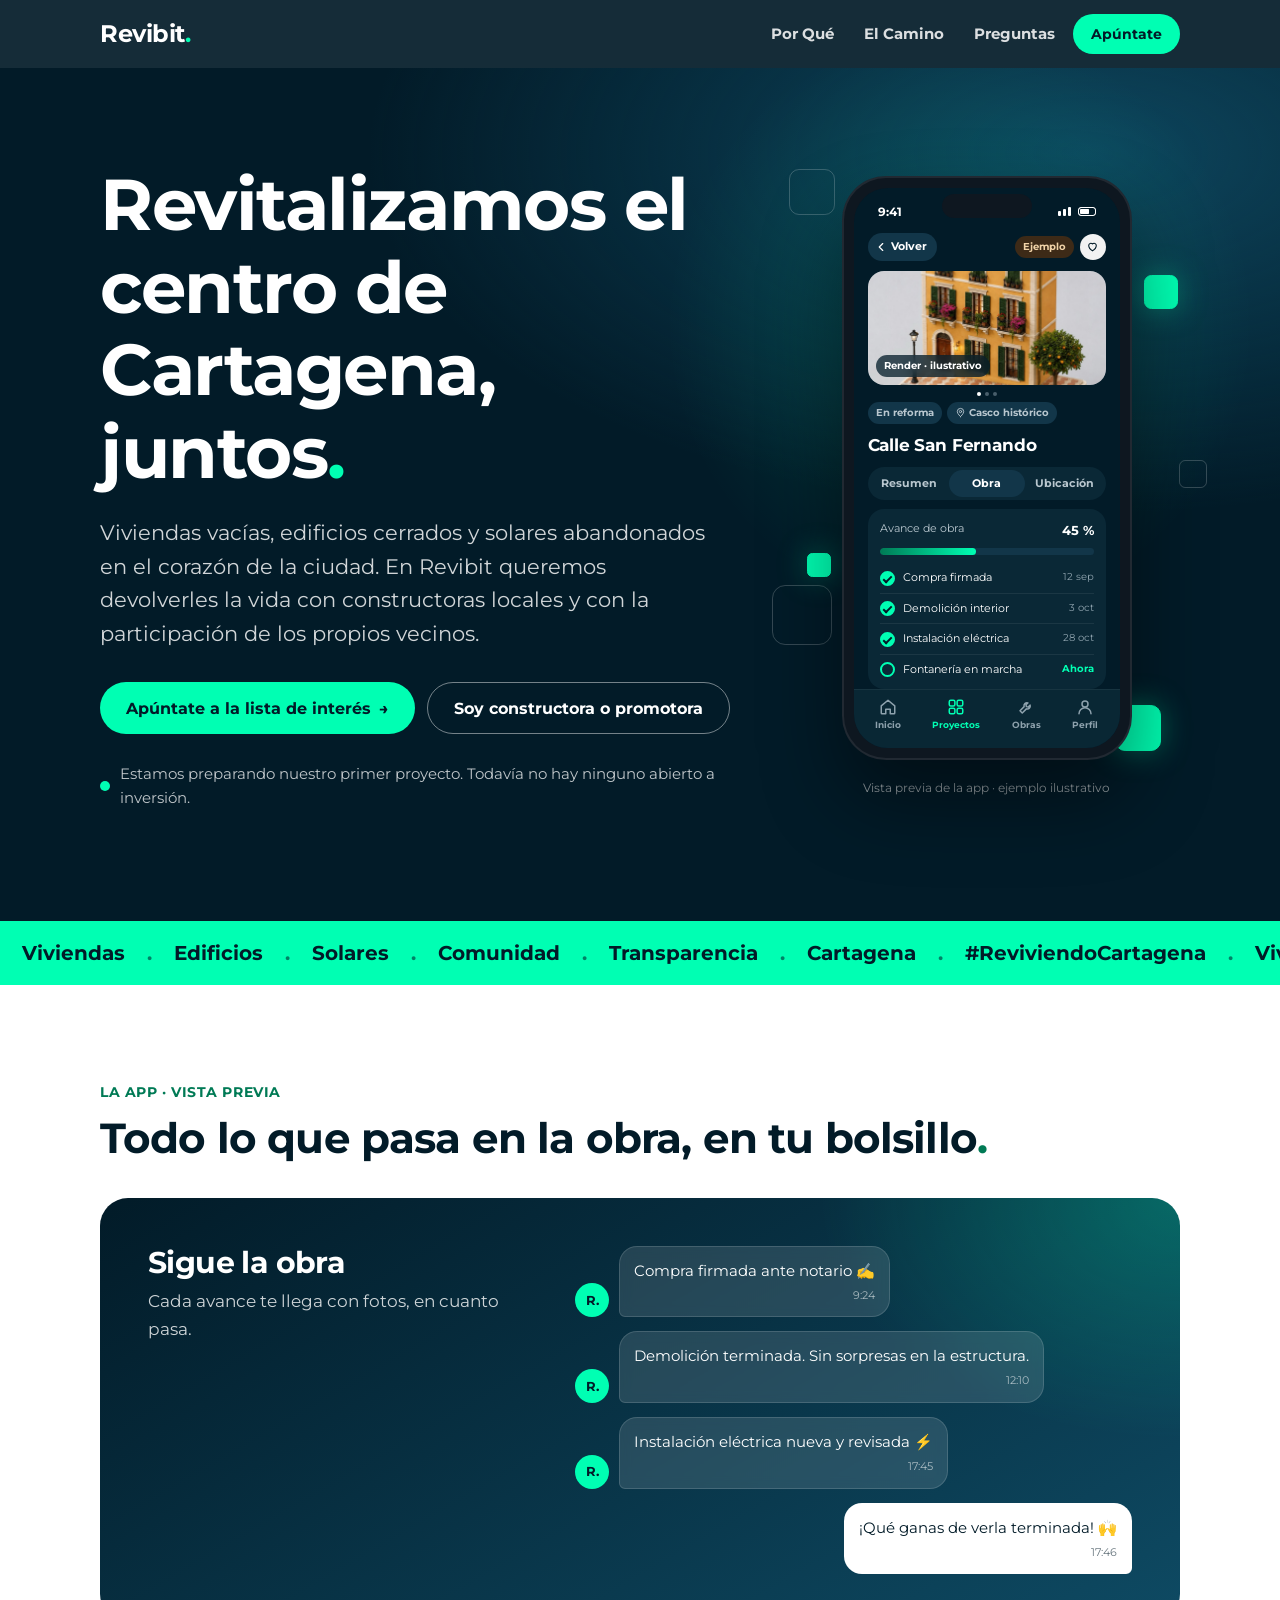
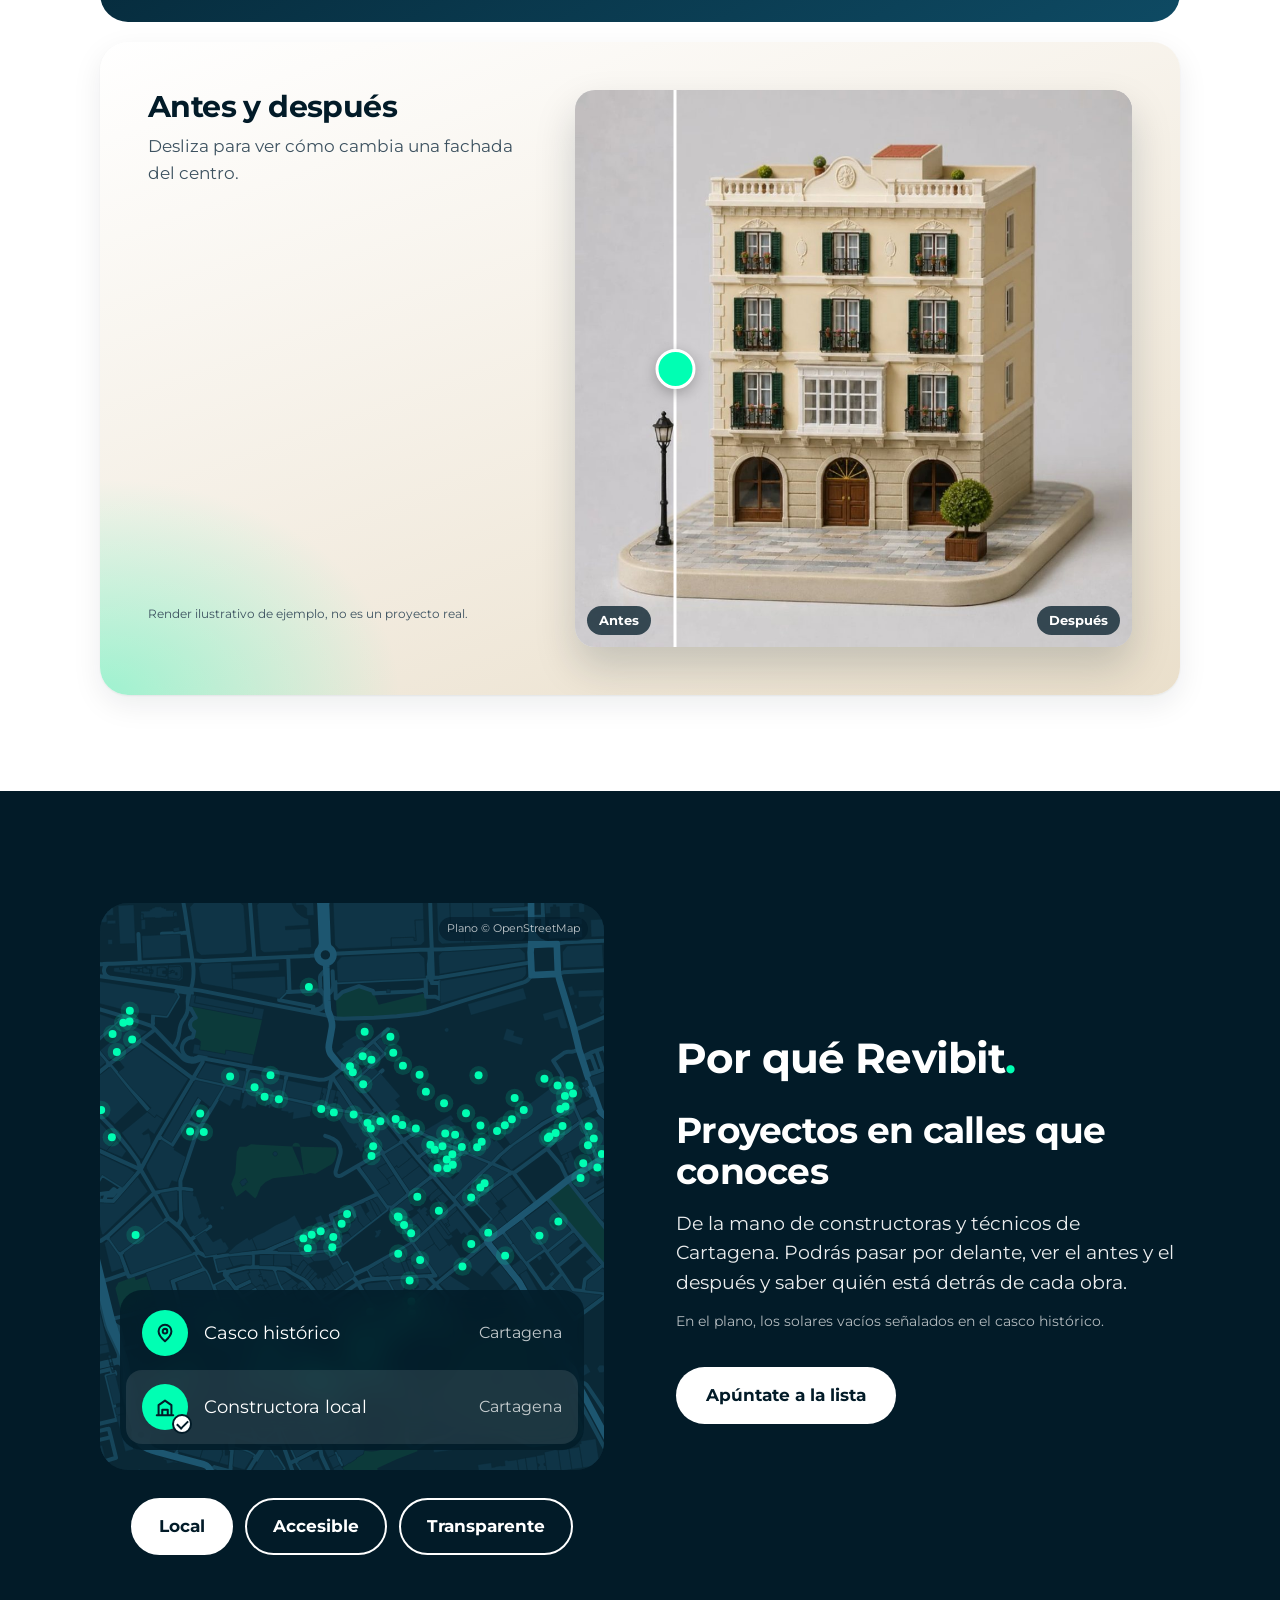
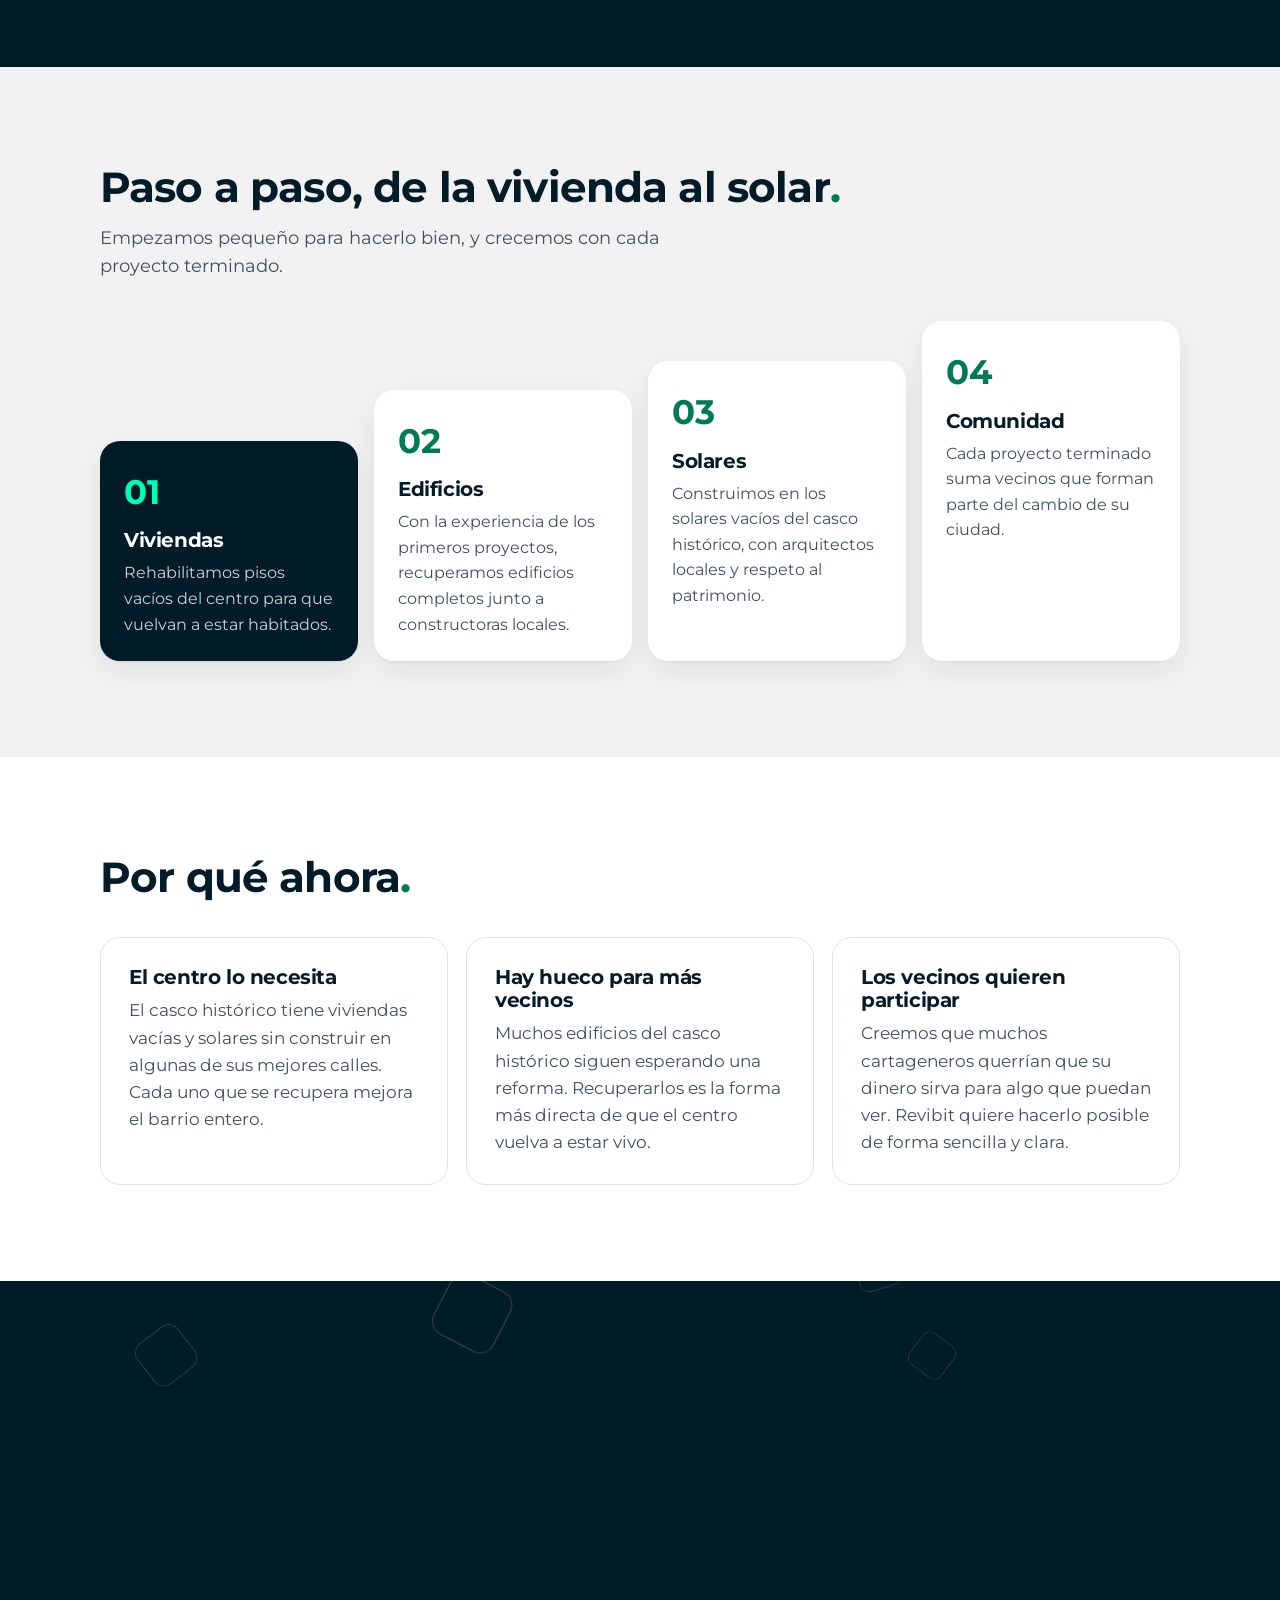
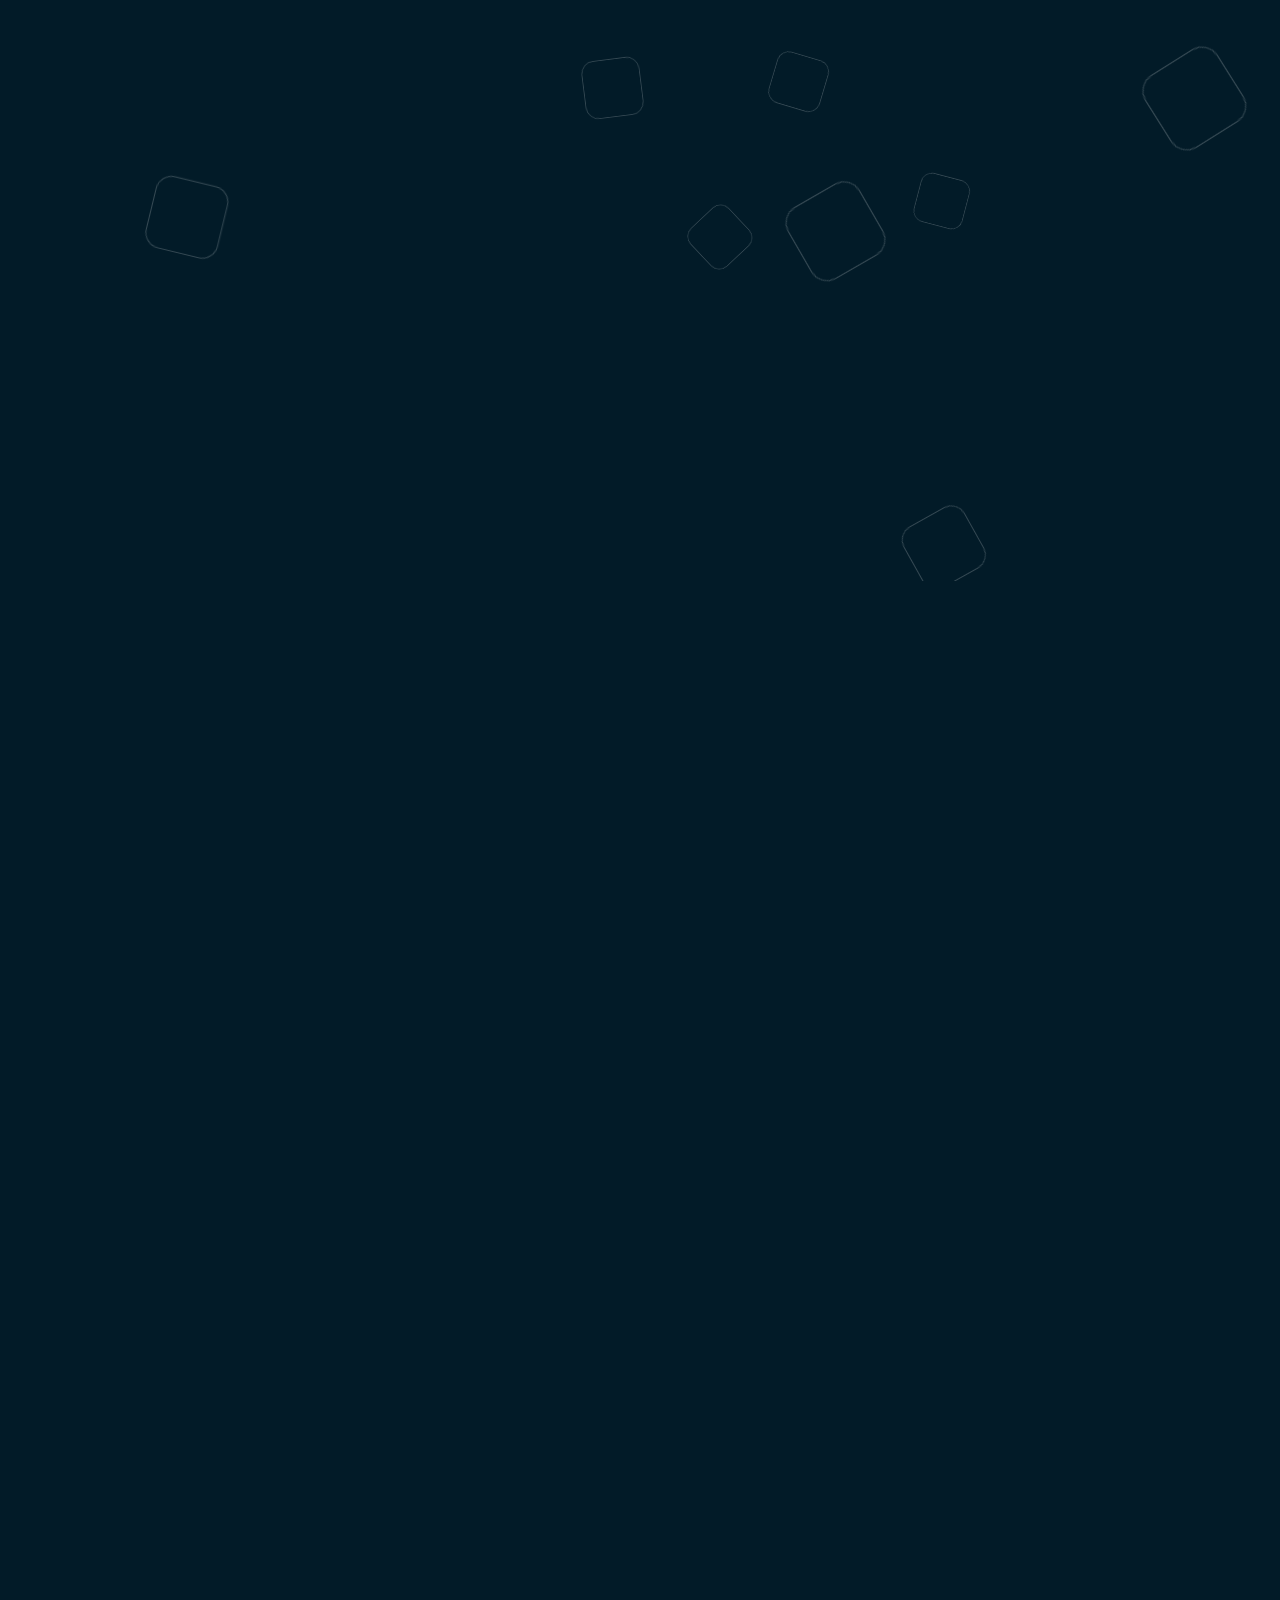
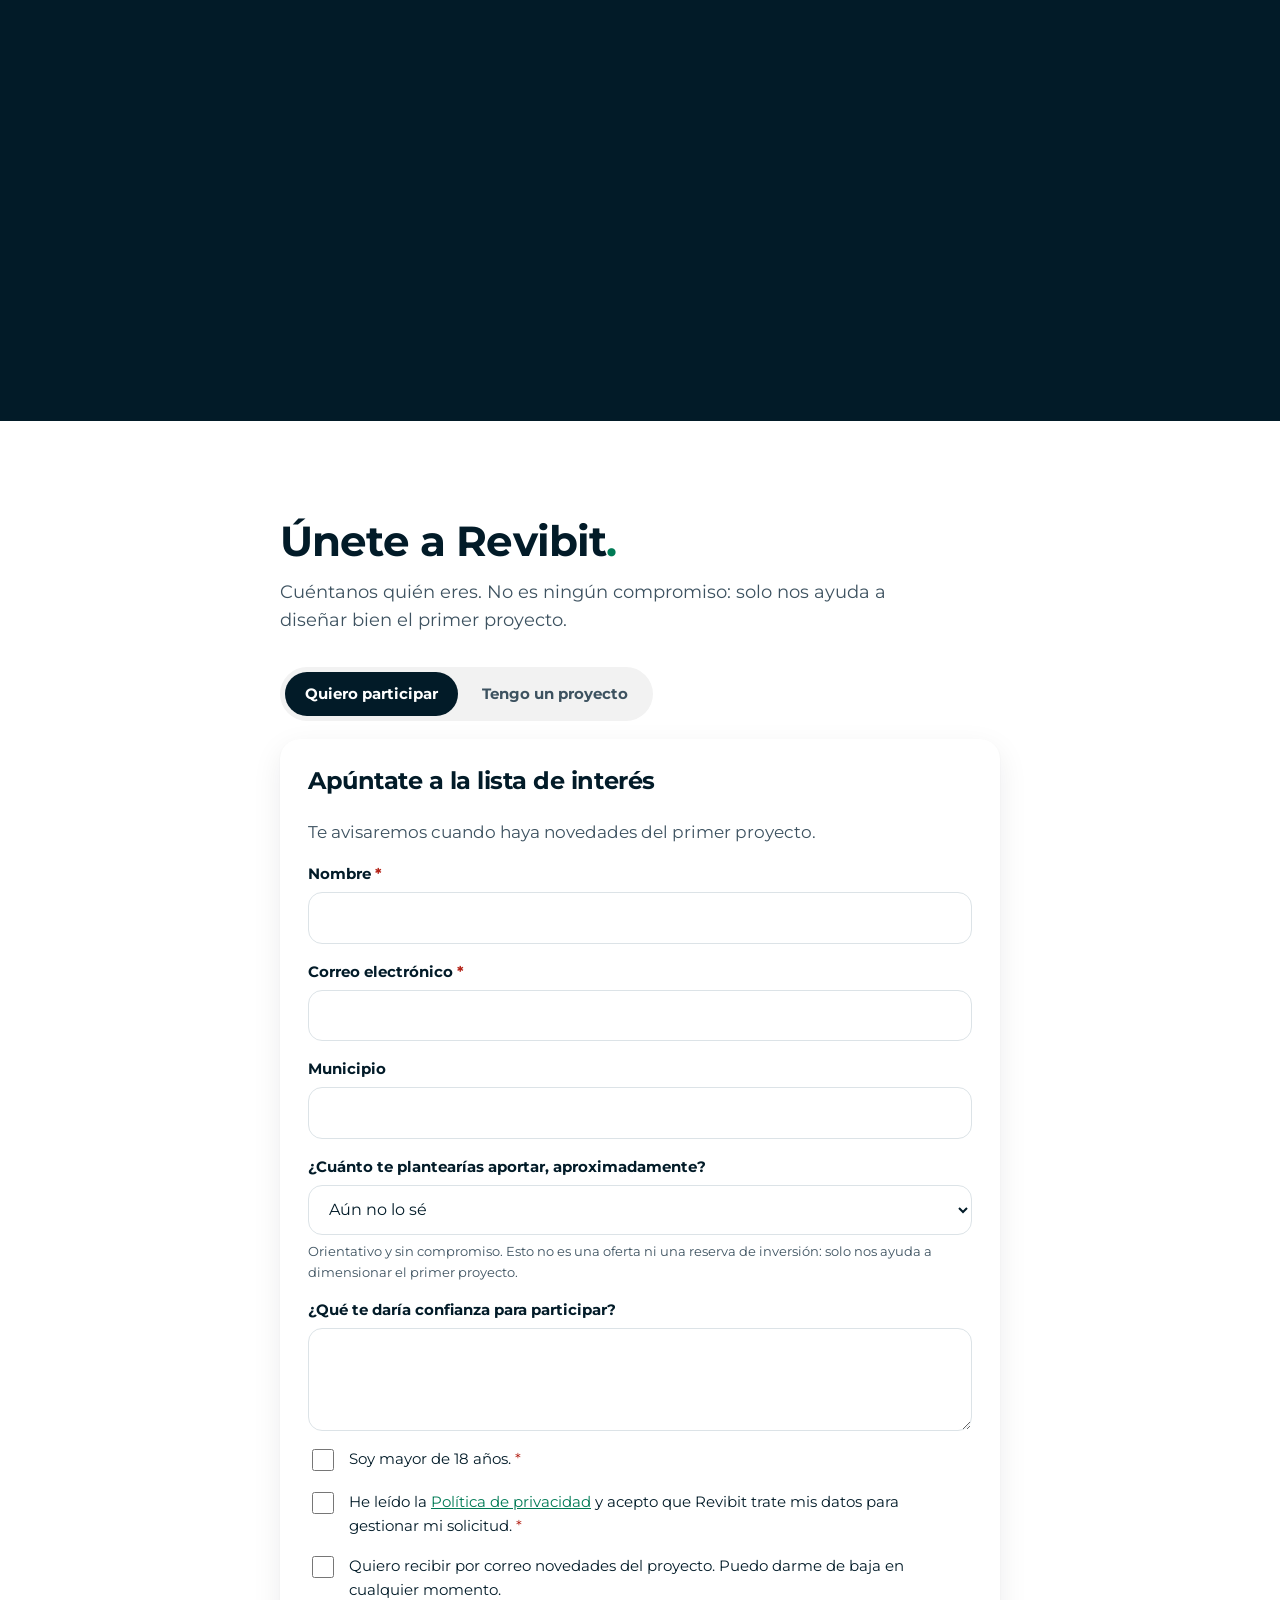
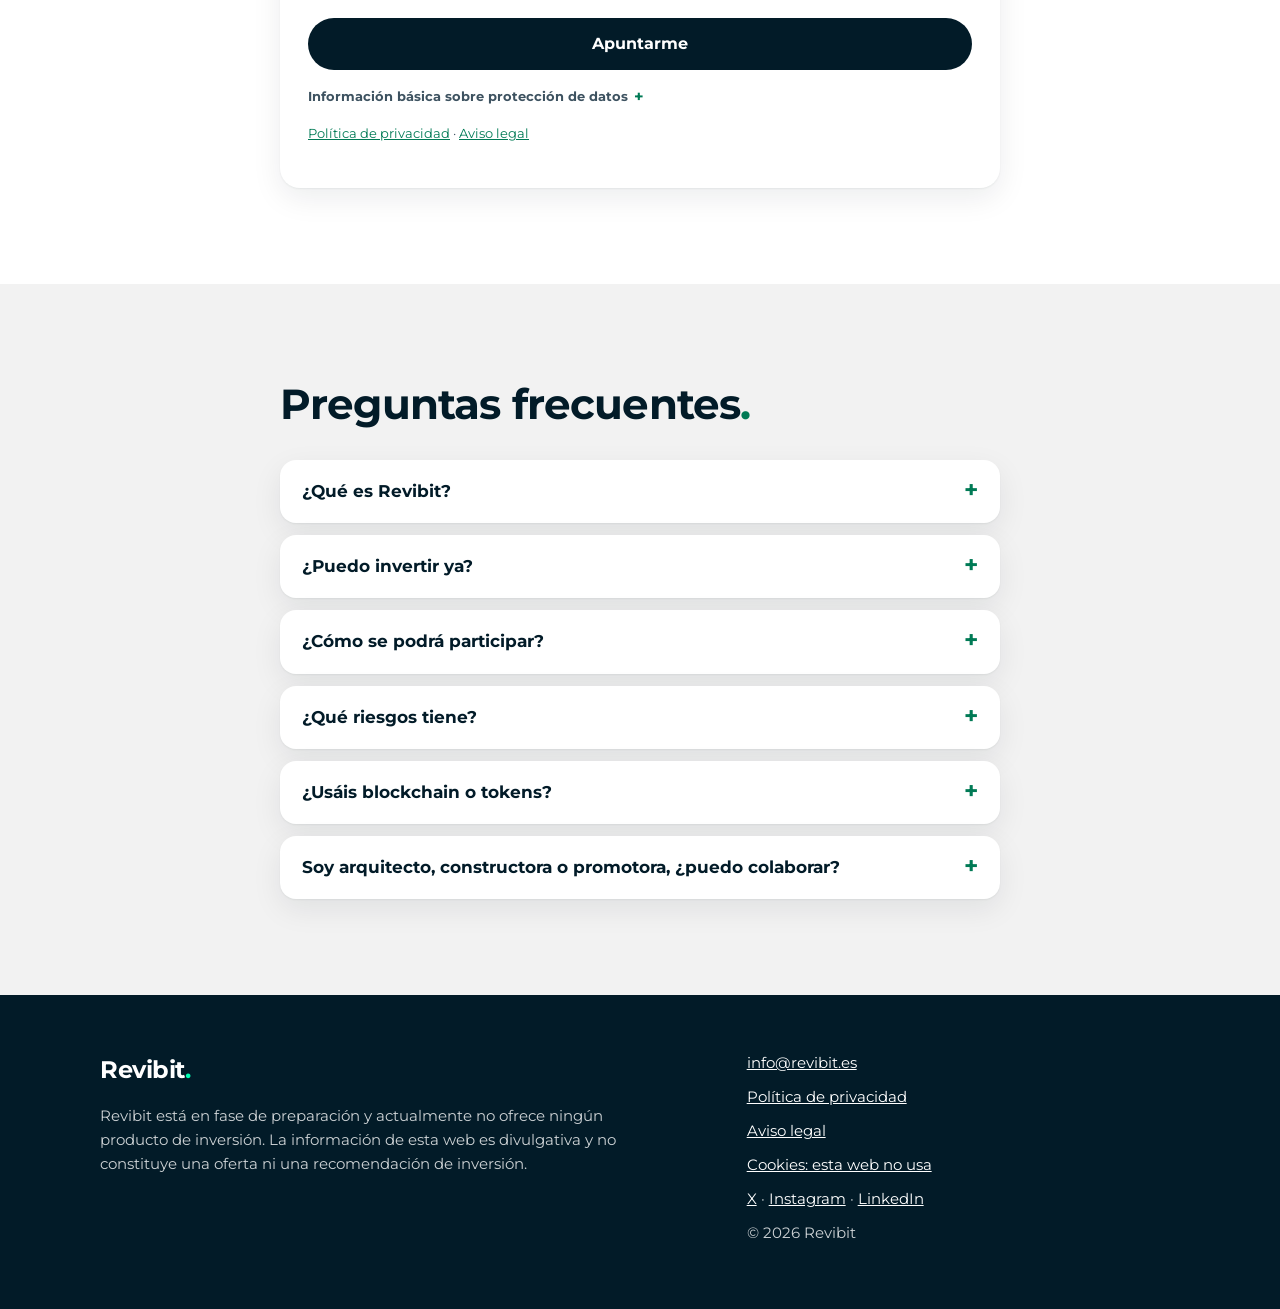
<file: index.html>
<!doctype html>
<html lang="es">
<head>
  <meta charset="utf-8">
  <meta name="viewport" content="width=device-width, initial-scale=1">
  <title>Revibit · Revitalizar el centro de Cartagena, juntos</title>
  <meta name="description" content="Revibit quiere que los vecinos de Cartagena participen en la rehabilitación de viviendas y edificios del centro. Apúntate a la lista de interés.">
  <meta name="theme-color" content="#021B28">
  <meta property="og:title" content="Revibit · Revitalizar el centro de Cartagena, juntos">
  <meta property="og:description" content="Viviendas vacías, edificios cerrados y solares abandonados. Les devolvemos la vida con constructoras locales y con los vecinos.">
  <meta property="og:type" content="website">
  <meta property="og:locale" content="es_ES">
  <meta property="og:url" content="https://revibit.es/">
  <meta property="og:site_name" content="Revibit">
  <meta name="twitter:card" content="summary">
  <link rel="canonical" href="https://revibit.es/">
  <script type="application/ld+json">
  {
    "@context": "https://schema.org",
    "@type": "Organization",
    "name": "Revibit",
    "url": "https://revibit.es/",
    "logo": "https://revibit.es/img/apple-touch-icon.png",
    "email": "info@revibit.es",
    "areaServed": { "@type": "City", "name": "Cartagena" }
  }
  </script>
  <link rel="icon" type="image/png" href="img/favicon.png">
  <link rel="apple-touch-icon" href="img/apple-touch-icon.png">
  <link rel="preload" href="fonts/Montserrat-Regular.woff2" as="font" type="font/woff2" crossorigin>
  <link rel="preload" href="fonts/Montserrat-Bold.woff2" as="font" type="font/woff2" crossorigin>
  <link rel="stylesheet" href="styles.css?v=21">
  <link rel="stylesheet" href="anim.css?v=6">
</head>
<body>
  <a class="skip" href="#contenido">Saltar al contenido</a>

  <!-- Cabecera -->
  <header class="topbar" id="top">
    <div class="wrap topbar-in">
      <a class="logo" href="#top" aria-label="Revibit, inicio">Revibit<span class="dot">.</span></a>
      <nav aria-label="Principal" class="nav">
        <a href="#por-que">Por Qué</a>
        <a href="#camino">El Camino</a>
        <a href="#faq">Preguntas</a>
        <a class="btn btn-neon btn-sm" href="#lista">Apúntate</a>
      </nav>
    </div>
  </header>

  <main id="contenido">
    <!-- 1. Hero -->
    <section class="hero" aria-labelledby="hero-t">
      <div class="wrap hero-in">
        <div class="hero-text">
          <h1 id="hero-t">Revitalizamos el centro de Cartagena, juntos<span class="dot">.</span></h1>
          <p class="lead">Viviendas vacías, edificios cerrados y solares abandonados en el corazón de la ciudad. En Revibit queremos devolverles la vida con constructoras locales y con la participación de los propios vecinos.</p>
          <div class="ctas">
            <a class="btn btn-neon" href="#lista" data-tab="persona">Apúntate a la lista de interés <span aria-hidden="true">→</span></a>
            <a class="btn btn-ghost" href="#lista" data-tab="constructora">Soy constructora o promotora</a>
          </div>
          <p class="status"><span class="pulse" aria-hidden="true"></span>Estamos preparando nuestro primer proyecto. Todavía no hay ninguno abierto a inversión.</p>
        </div>
        <div class="hero-visual" aria-hidden="true">
          <span class="float f1"></span><span class="float f2 on"></span><span class="float f3"></span>
          <span class="float f4 on"></span><span class="float f5"></span><span class="float f6 on"></span>
          <div class="phone" data-tilt>
            <div class="notch"></div>
            <div class="screen">
              <div class="sb"><b>9:41</b><span class="sb-i"><i></i><i></i><i></i><em></em></span></div>
              <div class="ph-head"><span class="ph-back"><svg viewBox="0 0 24 24"><path d="M15 18 9 12l6-6"/></svg>Volver</span><span class="ph-r"><span class="ph-pill fict">Ejemplo</span><span class="ph-heart"><svg viewBox="0 0 24 24"><path d="M12 20s-7-4.4-7-10a4 4 0 0 1 7-2.6A4 4 0 0 1 19 10c0 5.6-7 10-7 10z"/></svg></span></span></div>
              <div class="ph-media"><img src="img/render-app.jpg" alt=""><span class="ph-tag">Render · ilustrativo</span></div>
              <div class="ph-dots"><i class="on"></i><i></i><i></i></div>
              <div class="ph-chips"><span>En reforma</span><span><svg viewBox="0 0 24 24"><path d="M12 21s-7-6.2-7-11a7 7 0 0 1 14 0c0 4.8-7 11-7 11z"/><circle cx="12" cy="10" r="2.5"/></svg>Casco histórico</span></div>
              <p class="ph-title">Calle San Fernando</p>
              <div class="ph-seg"><span>Resumen</span><span class="on">Obra</span><span>Ubicación</span></div>
              <div class="ph-card">
                <div class="scr-row"><span>Avance de obra</span><b><span data-count="45">0</span> %</b></div>
                <div class="scr-bar"><span></span></div>
                <ul class="scr-feed">
                  <li><i class="ok"></i><span>Compra firmada<small>12 sep</small></span></li>
                  <li><i class="ok"></i><span>Demolición interior<small>3 oct</small></span></li>
                  <li><i class="ok"></i><span>Instalación eléctrica<small>28 oct</small></span></li>
                  <li class="now"><i></i><span>Fontanería en marcha<small>Ahora</small></span></li>
                </ul>
              </div>
              <nav class="ph-tabs">
                <span><svg viewBox="0 0 24 24"><path d="M3 10.5 12 3l9 7.5V20a1 1 0 0 1-1 1h-5v-6h-6v6H4a1 1 0 0 1-1-1z"/></svg>Inicio</span>
                <span class="on"><svg viewBox="0 0 24 24"><rect x="3" y="3" width="7.5" height="7.5" rx="2"/><rect x="13.5" y="3" width="7.5" height="7.5" rx="2"/><rect x="3" y="13.5" width="7.5" height="7.5" rx="2"/><rect x="13.5" y="13.5" width="7.5" height="7.5" rx="2"/></svg>Proyectos</span>
                <span><svg viewBox="0 0 24 24"><path d="M14.5 6.5a4 4 0 0 0-5 5L4 17l3 3 5.5-5.5a4 4 0 0 0 5-5l-2.5 2.5-2.5-.5-.5-2.5z"/></svg>Obras</span>
                <span><svg viewBox="0 0 24 24"><circle cx="12" cy="8" r="4"/><path d="M4 21a8 8 0 0 1 16 0"/></svg>Perfil</span>
              </nav>
            </div>
          </div>
          <p class="preview-tag">Vista previa de la app · ejemplo ilustrativo</p>
        </div>
      </div>
    </section>

    <div class="marquee" aria-hidden="true"><div class="track"><span>Viviendas</span><i>.</i><span>Edificios</span><i>.</i><span>Solares</span><i>.</i><span>Comunidad</span><i>.</i><span>Transparencia</span><i>.</i><span>Cartagena</span><i>.</i><span>#ReviviendoCartagena</span><i>.</i><span>Viviendas</span><i>.</i><span>Edificios</span><i>.</i><span>Solares</span><i>.</i><span>Comunidad</span><i>.</i><span>Transparencia</span><i>.</i><span>Cartagena</span><i>.</i><span>#ReviviendoCartagena</span><i>.</i></div></div>

    <!-- La app, por dentro (vista previa) -->
    <section class="section app" id="app" aria-labelledby="app-t">
      <div class="wrap">
        <p class="kicker">La app · vista previa</p>
        <h2 id="app-t">Todo lo que pasa en la obra, en tu bolsillo<span class="dot">.</span></h2>
        <div class="app-cards">
          <article class="app-card blue" data-play>
            <h3>Sigue la obra</h3>
            <p>Cada avance te llega con fotos, en cuanto pasa.</p>
            <ul class="bubbles">
              <li style="--d:0"><b class="av">R.</b><span>Compra firmada ante notario ✍️<small>9:24</small></span></li>
              <li style="--d:1"><b class="av">R.</b><span>Demolición terminada. Sin sorpresas en la estructura.<small>12:10</small></span></li>
              <li style="--d:2"><b class="av">R.</b><span>Instalación eléctrica nueva y revisada ⚡<small>17:45</small></span></li>
              <li style="--d:3" class="me"><span>¡Qué ganas de verla terminada! 🙌<small>17:46</small></span></li>
            </ul>
          </article>
          <article class="app-card light" data-play>
            <h3>Antes y después</h3>
            <p>Desliza para ver cómo cambia una fachada del centro.</p>
            <div class="compare">
              <img class="cmp-layer" src="img/render-antes.jpg?v=5" alt="Edificio modernista abandonado: fachada sucia, ventanas tapiadas con tablas y arcos cerrados (render ilustrativo)">
              <div class="cmp-layer cmp-after"><img src="img/render-despues.jpg?v=4" alt="El mismo edificio rehabilitado: fachada crema, balcones de forja con flores y mirador blanco (render ilustrativo)"></div>
              <div class="cmp-handle" aria-hidden="true"><span></span></div>
              <label class="sr-only" for="cmp-range">Comparar antes y después</label>
              <input id="cmp-range" class="cmp-range" type="range" min="0" max="100" value="50">
              <span class="cmp-label l">Antes</span><span class="cmp-label r">Después</span>
            </div>
            <p class="illus">Render ilustrativo de ejemplo, no es un proyecto real.</p>
          </article>
        </div>
      </div>
    </section>

    <!-- 2. Por qué Revibit (pestañas, estilo tarjeta + texto) -->
    <section class="why" id="por-que" aria-labelledby="porque-t">
      <div class="wrap why-grid">
        <div class="why-media-col">
          <div class="why-media">
            <figure class="why-slide is-on" data-slide="local">
              <img src="img/plano-casco.svg" alt="Plano del casco histórico de Cartagena con los solares vacíos marcados en verde">
              <figcaption class="why-credit">Plano © OpenStreetMap</figcaption>
              <div class="why-ui">
                <div class="why-row"><span class="why-ic"><svg viewBox="0 0 24 24"><path d="M12 21s-7-6.2-7-11a7 7 0 0 1 14 0c0 4.8-7 11-7 11z"/><circle cx="12" cy="10" r="2.5"/></svg></span><b>Casco histórico</b><em>Cartagena</em></div>
                <div class="why-row hi"><span class="why-ic"><svg viewBox="0 0 24 24"><path d="M3 21h18M5 21V10l7-5 7 5v11M9 21v-6h6v6"/></svg><i class="ok"></i></span><b>Constructora local</b><em>Cartagena</em></div>
              </div>
            </figure>
            <figure class="why-slide" data-slide="accesible">
              <svg class="why-ilus" viewBox="0 0 400 450" preserveAspectRatio="xMidYMin slice" role="img" aria-label="Ilustración: la fachada de un edificio con muchas ventanas, algunas encendidas en verde: cada una, un vecino que participa">
                <defs><linearGradient id="gA" x1="0" y1="0" x2=".6" y2="1"><stop offset="0" stop-color="#0E4A63"/><stop offset=".8" stop-color="#0A2836"/></linearGradient></defs>
                <rect width="400" height="450" fill="url(#gA)"/>
                <rect x="85" y="34" width="230" height="260" rx="4" fill="rgba(255,255,255,.05)" stroke="rgba(255,255,255,.2)" stroke-width="2"/>
                <path d="M75 34h250" stroke="#EADFCB" stroke-width="6" stroke-linecap="round" opacity=".7"/>
                <path d="M85 232h230" stroke="rgba(255,255,255,.2)" stroke-width="2"/>
                <rect class="pz" x="107" y="58" width="26" height="30" rx="3"/><path d="M103 91h34" stroke="rgba(255,255,255,.22)" stroke-width="2"/><rect class="pz on" style="--i:0" x="147" y="58" width="26" height="30" rx="3"/><path d="M143 91h34" stroke="rgba(255,255,255,.22)" stroke-width="2"/><rect class="pz" x="187" y="58" width="26" height="30" rx="3"/><path d="M183 91h34" stroke="rgba(255,255,255,.22)" stroke-width="2"/><rect class="pz on" style="--i:1" x="227" y="58" width="26" height="30" rx="3"/><path d="M223 91h34" stroke="rgba(255,255,255,.22)" stroke-width="2"/><rect class="pz" x="267" y="58" width="26" height="30" rx="3"/><path d="M263 91h34" stroke="rgba(255,255,255,.22)" stroke-width="2"/><rect class="pz on" style="--i:2" x="107" y="102" width="26" height="30" rx="3"/><path d="M103 135h34" stroke="rgba(255,255,255,.22)" stroke-width="2"/><rect class="pz" x="147" y="102" width="26" height="30" rx="3"/><path d="M143 135h34" stroke="rgba(255,255,255,.22)" stroke-width="2"/><rect class="pz" x="187" y="102" width="26" height="30" rx="3"/><path d="M183 135h34" stroke="rgba(255,255,255,.22)" stroke-width="2"/><rect class="pz on" style="--i:3" x="227" y="102" width="26" height="30" rx="3"/><path d="M223 135h34" stroke="rgba(255,255,255,.22)" stroke-width="2"/><rect class="pz on" style="--i:4" x="267" y="102" width="26" height="30" rx="3"/><path d="M263 135h34" stroke="rgba(255,255,255,.22)" stroke-width="2"/><rect class="pz" x="107" y="146" width="26" height="30" rx="3"/><path d="M103 179h34" stroke="rgba(255,255,255,.22)" stroke-width="2"/><rect class="pz" x="147" y="146" width="26" height="30" rx="3"/><path d="M143 179h34" stroke="rgba(255,255,255,.22)" stroke-width="2"/><rect class="pz on" style="--i:5" x="187" y="146" width="26" height="30" rx="3"/><path d="M183 179h34" stroke="rgba(255,255,255,.22)" stroke-width="2"/><rect class="pz" x="227" y="146" width="26" height="30" rx="3"/><path d="M223 179h34" stroke="rgba(255,255,255,.22)" stroke-width="2"/><rect class="pz on" style="--i:6" x="267" y="146" width="26" height="30" rx="3"/><path d="M263 179h34" stroke="rgba(255,255,255,.22)" stroke-width="2"/><rect class="pz" x="107" y="190" width="26" height="30" rx="3"/><path d="M103 223h34" stroke="rgba(255,255,255,.22)" stroke-width="2"/><rect class="pz on" style="--i:7" x="147" y="190" width="26" height="30" rx="3"/><path d="M143 223h34" stroke="rgba(255,255,255,.22)" stroke-width="2"/><rect class="pz" x="187" y="190" width="26" height="30" rx="3"/><path d="M183 223h34" stroke="rgba(255,255,255,.22)" stroke-width="2"/><rect class="pz on" style="--i:8" x="227" y="190" width="26" height="30" rx="3"/><path d="M223 223h34" stroke="rgba(255,255,255,.22)" stroke-width="2"/><rect class="pz" x="267" y="190" width="26" height="30" rx="3"/><path d="M263 223h34" stroke="rgba(255,255,255,.22)" stroke-width="2"/><rect class="pz" x="107" y="252" width="36" height="34" rx="3"/><rect class="pz on" style="--i:9" x="257" y="252" width="36" height="34" rx="3"/><path d="M184 294v-32a16 16 0 0 1 32 0v32z" fill="#EADFCB" opacity=".85"/>
                <path d="M40 294h320" stroke="rgba(255,255,255,.18)" stroke-width="2"/>
              </svg>
              <figcaption class="why-credit">Ilustración</figcaption>
              <div class="why-ui">
                <div class="why-row"><span class="why-avs" aria-hidden="true"><i>M</i><i>J</i><i>A</i></span><b>Vecinos que participan</b><em></em></div>
                <div class="why-row hi"><span class="why-ic"><svg viewBox="0 0 24 24"><circle cx="12" cy="8" r="3.5"/><path d="M5.5 20a6.5 6.5 0 0 1 13 0"/></svg><i class="ok"></i></span><b>Tú también</b><em>A tu medida</em></div>
              </div>
            </figure>
            <figure class="why-slide" data-slide="transparente">
              <div class="why-dash" role="img" aria-label="Ilustración: panel de seguimiento con el avance de la obra, real frente a previsto">
                <div class="wd-top"><span class="wd-label">Avance de la obra</span><span class="wd-date">Actualizado hoy</span></div>
                <div class="wd-big">Fase 3 <span>de 4</span></div>
                <div class="wd-sub">Estructura y fachada</div>
                <div class="wd-cw"><svg class="wd-chart" viewBox="0 0 300 110" preserveAspectRatio="none" aria-hidden="true">
                  <defs><linearGradient id="wdF" x1="0" y1="0" x2="0" y2="1"><stop offset="0" stop-color="#00FFB3" stop-opacity=".28"/><stop offset="1" stop-color="#00FFB3" stop-opacity="0"/></linearGradient></defs>
                  <path d="M0 37.5H300M0 72.5H300" stroke="rgba(255,255,255,.08)" stroke-width="1" vector-effect="non-scaling-stroke"/>
                  <path class="wd-area" d="M0 100 C 30 98, 50 92, 75 84 S 120 66, 150 58 S 190 40, 205 34 L205 110 L0 110Z" fill="url(#wdF)"/>
                  <path class="wd-real" d="M0 100 C 30 98, 50 92, 75 84 S 120 66, 150 58 S 190 40, 205 34" fill="none" stroke="#00FFB3" stroke-width="2.5" stroke-linecap="round" vector-effect="non-scaling-stroke"/>
                  <path d="M205 34 C 230 26, 260 16, 300 10" fill="none" stroke="rgba(255,255,255,.4)" stroke-width="1.5" stroke-dasharray="4 5" vector-effect="non-scaling-stroke"/>
                </svg><span class="wd-pt" aria-hidden="true"></span></div>
                <div class="wd-leg"><span><i class="r"></i>Real</span><span><i class="p"></i>Previsto</span></div>
              </div>
              <figcaption class="why-credit">Ejemplo ilustrativo</figcaption>
              <div class="why-ui">
                <div class="why-row"><span class="why-ic"><svg viewBox="0 0 24 24"><path d="M6 3h8l5 5v13H6z"/><path d="M14 3v5h5M9 13h6M9 17h6"/></svg></span><b>Informe de obra</b><em class="tag">Nuevo</em></div>
                <div class="why-row hi"><span class="why-ic"><svg viewBox="0 0 24 24"><rect x="4" y="5" width="16" height="15" rx="2"/><path d="M4 10h16M9 3v4M15 3v4"/></svg><i class="ok"></i></span><b>Calendario y riesgos</b><em>Al día</em></div>
              </div>
            </figure>
          </div>
          <div class="why-tabs" role="tablist" aria-label="Por qué Revibit">
            <button type="button" role="tab" id="wt-local" aria-controls="wp-local" aria-selected="true" data-tab="local">Local</button>
            <button type="button" role="tab" id="wt-accesible" aria-controls="wp-accesible" aria-selected="false" tabindex="-1" data-tab="accesible">Accesible</button>
            <button type="button" role="tab" id="wt-transparente" aria-controls="wp-transparente" aria-selected="false" tabindex="-1" data-tab="transparente">Transparente</button>
          </div>
        </div>
        <div class="why-text">
          <h2 id="porque-t" class="why-kicker">Por qué Revibit<span class="dot">.</span></h2>
          <div class="why-panel" role="tabpanel" id="wp-local" aria-labelledby="wt-local">
            <h3>Proyectos en calles que conoces</h3>
            <p>De la mano de constructoras y técnicos de Cartagena. Podrás pasar por delante, ver el antes y el después y saber quién está detrás de cada obra.</p>
            <p class="why-note">En el plano, los solares vacíos señalados en el casco histórico.</p>
          </div>
          <div class="why-panel" role="tabpanel" id="wp-accesible" aria-labelledby="wt-accesible" hidden>
            <h3>Participar sin comprar un piso entero</h3>
            <p>Queremos que cualquier vecino pueda formar parte de la recuperación del centro con importes a su alcance, desde el móvil y sin papeleo.</p>
            <p class="why-note">Revibit aún no ofrece ninguna inversión: estamos preparando el proyecto.</p>
          </div>
          <div class="why-panel" role="tabpanel" id="wp-transparente" aria-labelledby="wt-transparente" hidden>
            <h3>Sabrás siempre cómo va tu obra</h3>
            <p>Cada proyecto con sus números, su calendario y sus riesgos explicados con claridad, y con informes periódicos de cómo avanza.</p>
            <p class="why-note">Ejemplo ilustrativo: no corresponde a un proyecto real.</p>
          </div>
          <a class="why-cta" href="#lista">Apúntate a la lista</a>
        </div>
      </div>
    </section>

    <!-- 3. El camino -->
    <section class="section alt" id="camino" aria-labelledby="camino-t">
      <div class="wrap">
        <h2 id="camino-t">Paso a paso, de la vivienda al solar<span class="dot">.</span></h2>
        <p class="sub">Empezamos pequeño para hacerlo bien, y crecemos con cada proyecto terminado.</p>
        <ol class="stairs">
          <li class="now">
            <span class="n">01</span><h3>Viviendas</h3>
            <p>Rehabilitamos pisos vacíos del centro para que vuelvan a estar habitados.</p>
          </li>
          <li>
            <span class="n">02</span><h3>Edificios</h3>
            <p>Con la experiencia de los primeros proyectos, recuperamos edificios completos junto a constructoras locales.</p>
          </li>
          <li>
            <span class="n">03</span><h3>Solares</h3>
            <p>Construimos en los solares vacíos del casco histórico, con arquitectos locales y respeto al patrimonio.</p>
          </li>
          <li>
            <span class="n">04</span><h3>Comunidad</h3>
            <p>Cada proyecto terminado suma vecinos que forman parte del cambio de su ciudad.</p>
          </li>
        </ol>
      </div>
    </section>

    <!-- 4. Por qué ahora -->
    <section class="section" id="ahora" aria-labelledby="ahora-t">
      <div class="wrap">
        <h2 id="ahora-t">Por qué ahora<span class="dot">.</span></h2>
        <div class="cards three">
          <article class="card flat">
            <h3>El centro lo necesita</h3>
            <p>El casco histórico tiene viviendas vacías y solares sin construir en algunas de sus mejores calles. Cada uno que se recupera mejora el barrio entero.</p>
          </article>
          <article class="card flat">
            <h3>Hay hueco para más vecinos</h3>
            <p>Muchos edificios del casco histórico siguen esperando una reforma. Recuperarlos es la forma más directa de que el centro vuelva a estar vivo.</p>
          </article>
          <article class="card flat">
            <h3>Los vecinos quieren participar</h3>
            <p>Creemos que muchos cartageneros querrían que su dinero sirva para algo que puedan ver. Revibit quiere hacerlo posible de forma sencilla y clara.</p>
          </article>
        </div>
      </div>
    </section>

    <!-- Parcelas que vuelven a la vida (animación con el scroll) -->
    <section class="assemble" aria-labelledby="asm-t">
      <div class="asm-sticky">
        <div class="asm-grid" aria-hidden="true"><span></span><span></span><span></span><span></span><span></span><span></span><span></span><span></span><span></span><span></span><span></span><span></span><span></span><span></span><span></span><span></span><span></span><span></span><span></span><span></span><span></span><span></span><span></span><span></span><span></span></div>
        <div class="asm-text">
          <h2 id="asm-t">Cada parcela que recuperamos, se enciende<span class="dot">.</span></h2>
          <p>Viviendas, edificios y solares que vuelven a la vida, uno a uno.</p>
        </div>
      </div>
    </section>

    <!-- 6. Formularios -->
    <section class="section" id="lista" aria-labelledby="lista-t">
      <div class="wrap narrow">
        <h2 id="lista-t">Únete a Revibit<span class="dot">.</span></h2>
        <p class="sub">Cuéntanos quién eres. No es ningún compromiso: solo nos ayuda a diseñar bien el primer proyecto.</p>

        <div class="tabs" role="tablist" aria-label="Tipo de formulario">
          <button role="tab" id="tab-persona" aria-controls="panel-persona" aria-selected="true">Quiero participar</button>
          <button role="tab" id="tab-constructora" aria-controls="panel-constructora" aria-selected="false" tabindex="-1">Tengo un proyecto</button>
        </div>

        <!-- 6a. Personas -->
        <form class="form card" id="panel-persona" role="tabpanel" aria-labelledby="tab-persona" data-form="persona" novalidate>
          <h3>Apúntate a la lista de interés</h3>
          <p class="muted">Te avisaremos cuando haya novedades del primer proyecto.</p>
          <div class="field"><label for="p-nombre">Nombre <span class="req" aria-hidden="true">*</span></label><input id="p-nombre" name="nombre" autocomplete="given-name" required></div>
          <div class="field"><label for="p-email">Correo electrónico <span class="req" aria-hidden="true">*</span></label><input id="p-email" name="email" type="email" autocomplete="email" required></div>
          <div class="field"><label for="p-municipio">Municipio</label><input id="p-municipio" name="municipio" autocomplete="address-level2"></div>
          <div class="field"><label for="p-cantidad">¿Cuánto te plantearías aportar, aproximadamente?</label>
            <select id="p-cantidad" name="cantidad"><option>Aún no lo sé</option><option>Menos de 1.000 €</option><option>1.000–2.500 €</option><option>2.500–5.000 €</option><option>Más de 5.000 €</option></select>
            <span class="hint">Orientativo y sin compromiso. Esto no es una oferta ni una reserva de inversión: solo nos ayuda a dimensionar el primer proyecto.</span></div>
          <div class="field"><label for="p-confianza">¿Qué te daría confianza para participar?</label><textarea id="p-confianza" name="confianza" rows="3"></textarea></div>
          <label class="check"><input type="checkbox" name="mayor_edad" value="Sí" required> <span>Soy mayor de 18 años. <span class="req" aria-hidden="true">*</span></span></label>
          <label class="check"><input type="checkbox" name="privacidad" required> <span>He leído la <a href="privacidad.html">Política de privacidad</a> y acepto que Revibit trate mis datos para gestionar mi solicitud. <span class="req" aria-hidden="true">*</span></span></label>
          <label class="check"><input type="checkbox" name="novedades" value="Sí"> <span>Quiero recibir por correo novedades del proyecto. Puedo darme de baja en cualquier momento.</span></label>
          <input type="text" name="_gotcha" class="hp" tabindex="-1" autocomplete="off" aria-hidden="true">
          <button class="btn btn-navy btn-block" type="submit">Apuntarme</button>
          <details class="layer"><summary>Información básica sobre protección de datos</summary><p><b>Responsable:</b> titular de revibit.es, NIF 24426946A (datos completos en el <a href="aviso-legal.html">Aviso legal</a>). <b>Finalidad:</b> gestionar tu solicitud y, solo si marcas la casilla de novedades, enviarte información del proyecto por correo. <b>Legitimación:</b> tu consentimiento. <b>Destinatarios:</b> Google LLC (EE. UU.) aloja la hoja de cálculo de los formularios, adherida al Marco de Privacidad de Datos UE–EE. UU.; no se ceden datos a terceros. <b>Derechos:</b> acceso, rectificación, supresión y otros, escribiendo a info@revibit.es.</p></details>
          <p class="layer-links"><a href="privacidad.html">Política de privacidad</a> · <a href="aviso-legal.html">Aviso legal</a></p>
          <p class="msg" role="status" aria-live="polite"></p>
        </form>

        <!-- 6b. Constructoras -->
        <form class="form card" id="panel-constructora" role="tabpanel" aria-labelledby="tab-constructora" data-form="constructora" hidden novalidate>
          <h3>¿Tienes un proyecto en el centro?</h3>
          <p class="muted">Si eres constructora, promotora o técnico y tienes una vivienda, un edificio o un solar en el centro de Cartagena, nos encantaría conocerlo.</p>
          <div class="field"><label for="c-nombre">Nombre <span class="req" aria-hidden="true">*</span></label><input id="c-nombre" name="nombre" autocomplete="name" required></div>
          <div class="field"><label for="c-empresa">Empresa <span class="req" aria-hidden="true">*</span></label><input id="c-empresa" name="empresa" autocomplete="organization" required></div>
          <div class="field"><label for="c-email">Correo electrónico <span class="req" aria-hidden="true">*</span></label><input id="c-email" name="email" type="email" autocomplete="email" required></div>
          <div class="field"><label for="c-tel">Teléfono</label><input id="c-tel" name="telefono" type="tel" autocomplete="tel"></div>
          <div class="field"><label for="c-proyecto">Cuéntanos brevemente el proyecto <span class="req" aria-hidden="true">*</span></label><textarea id="c-proyecto" name="proyecto" rows="4" required></textarea></div>
          <label class="check"><input type="checkbox" name="privacidad" required> <span>He leído la <a href="privacidad.html">Política de privacidad</a> y acepto que Revibit trate mis datos para gestionar mi solicitud. <span class="req" aria-hidden="true">*</span></span></label>
          <input type="text" name="_gotcha" class="hp" tabindex="-1" autocomplete="off" aria-hidden="true">
          <button class="btn btn-navy btn-block" type="submit">Enviar</button>
          <details class="layer"><summary>Información básica sobre protección de datos</summary><p><b>Responsable:</b> titular de revibit.es, NIF 24426946A (datos completos en el <a href="aviso-legal.html">Aviso legal</a>). <b>Finalidad:</b> valorar tu proyecto y contactarte. <b>Legitimación:</b> tu consentimiento. <b>Destinatarios:</b> Google LLC (EE. UU.) aloja la hoja de cálculo de los formularios, adherida al Marco de Privacidad de Datos UE–EE. UU.; no se ceden datos a terceros. <b>Derechos:</b> escribiendo a info@revibit.es.</p></details>
          <p class="layer-links"><a href="privacidad.html">Política de privacidad</a> · <a href="aviso-legal.html">Aviso legal</a></p>
          <p class="msg" role="status" aria-live="polite"></p>
        </form>
      </div>
    </section>

    <!-- 7. Preguntas frecuentes -->
    <section class="section alt" id="faq" aria-labelledby="faq-t">
      <div class="wrap narrow">
        <h2 id="faq-t">Preguntas frecuentes<span class="dot">.</span></h2>
        <div class="faq">
          <details><summary>¿Qué es Revibit?</summary><p>Un proyecto de Cartagena para recuperar viviendas, edificios y solares vacíos del centro, de la mano de constructoras locales y con la participación de los vecinos.</p></details>
          <details><summary>¿Puedo invertir ya?</summary><p>Todavía no. Estamos preparando el primer proyecto y su estructura legal. Si te apuntas a la lista de interés, te avisaremos cuando haya novedades.</p></details>
          <details><summary>¿Cómo se podrá participar?</summary><p>Lo estamos diseñando con asesoramiento legal. Cuando haya un proyecto, publicaremos sus condiciones, sus números y sus riesgos de forma clara, antes de que nadie decida nada.</p></details>
          <details><summary>¿Qué riesgos tiene?</summary><p>Cualquier proyecto inmobiliario tiene riesgos: retrasos en la obra, costes más altos de lo previsto o una venta por debajo de lo esperado. Se puede perder parte o la totalidad del dinero aportado. Cada proyecto explicará sus riesgos concretos y cómo se gestionan.</p></details>
          <details><summary>¿Usáis blockchain o tokens?</summary><p>Estamos estudiando si la tokenización aporta a los participantes ventajas reales, como un registro claro de quién participa en cada proyecto. Solo la usaremos si aporta algo, y no hará falta saber nada de criptomonedas.</p></details>
          <details><summary>Soy arquitecto, constructora o promotora, ¿puedo colaborar?</summary><p>Sí. Déjanos tus datos en el formulario «Tengo un proyecto» y te llamaremos.</p></details>
        </div>
      </div>
    </section>
  </main>

  <footer class="footer">
    <div class="wrap footer-in">
      <div>
        <span class="logo">Revibit<span class="dot">.</span></span>
        <p class="disclaimer">Revibit está en fase de preparación y actualmente no ofrece ningún producto de inversión. La información de esta web es divulgativa y no constituye una oferta ni una recomendación de inversión.</p>
      </div>
      <div class="footer-links">
        <a href="mailto:info@revibit.es">info@revibit.es</a>
        <a href="privacidad.html">Política de privacidad</a>
        <a href="aviso-legal.html">Aviso legal</a>
        <a href="privacidad.html#cookies">Cookies: esta web no usa</a>
        <span class="social"><a href="https://x.com/revibit_es" rel="noopener">X</a> · <a href="https://www.instagram.com/revibit.es" rel="noopener">Instagram</a> · <a href="https://www.linkedin.com/company/revibit/" rel="noopener">LinkedIn</a></span>
        <span>© 2026 Revibit</span>
      </div>
    </div>
  </footer>

  <script src="script.js?v=15"></script>
  <script src="anim.js?v=1"></script>
</body>
</html>
</file>
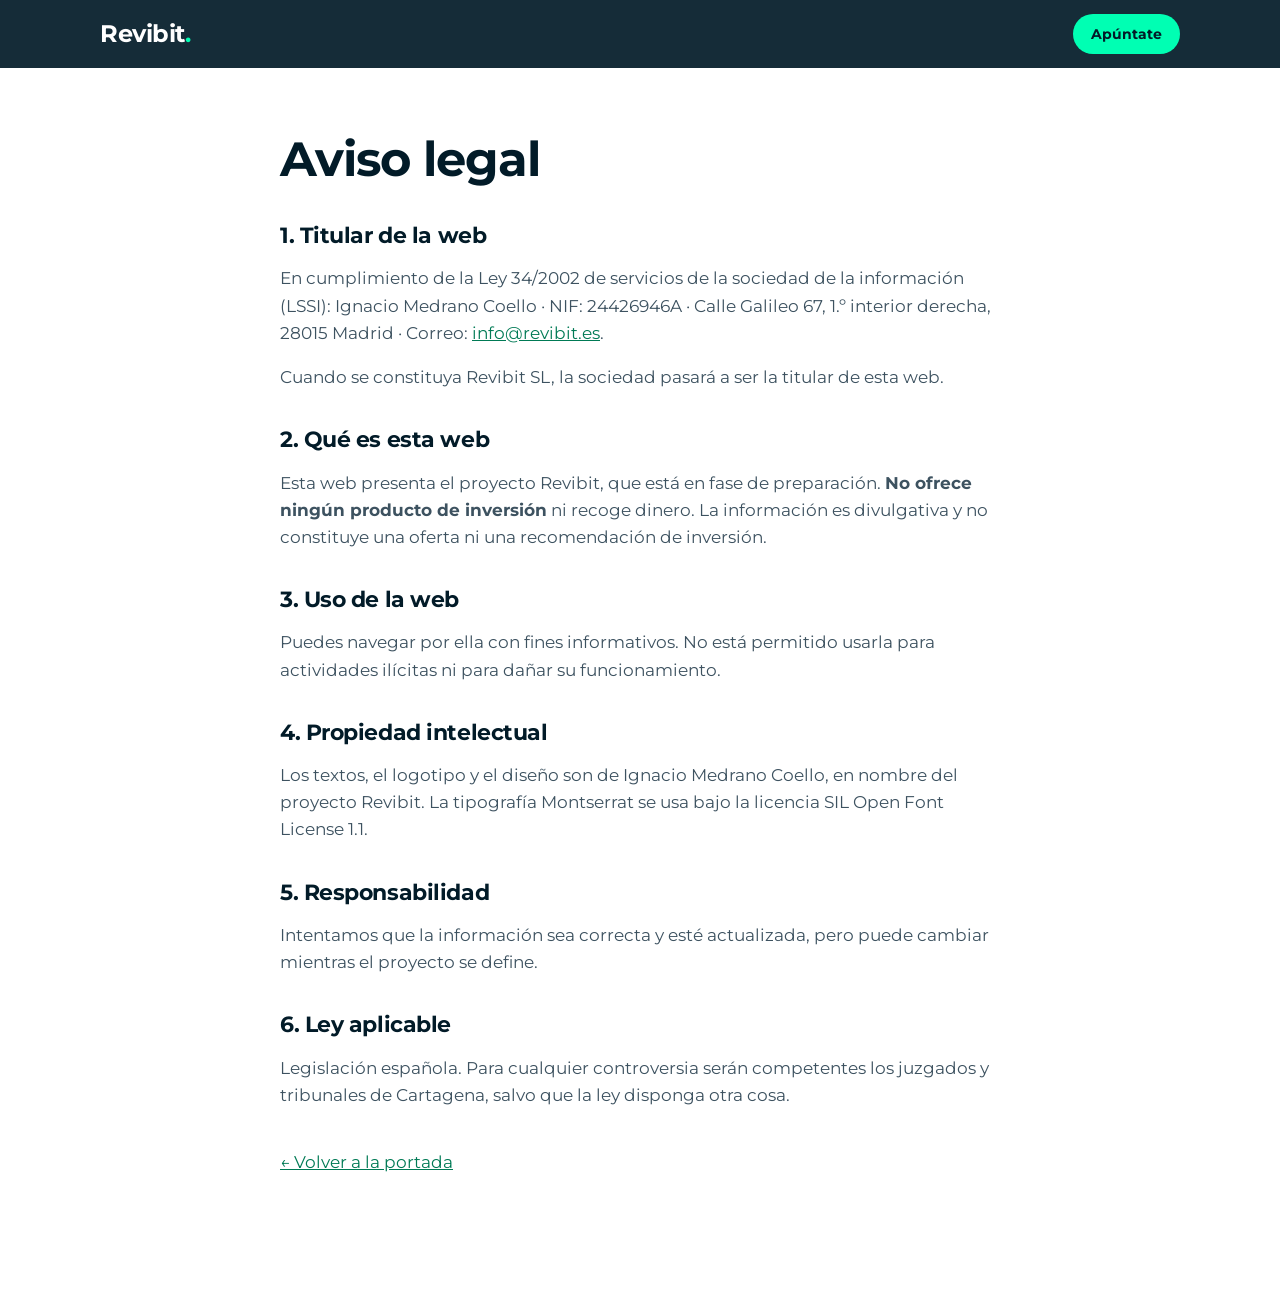
<file: aviso-legal.html>
<!doctype html>
<html lang="es">
<head>
  <meta charset="utf-8">
  <meta name="viewport" content="width=device-width, initial-scale=1">
  <title>Aviso legal · Revibit</title>
  <meta name="robots" content="noindex">
  <link rel="icon" type="image/png" href="img/favicon.png">
  <link rel="stylesheet" href="styles.css?v=18">
  <link rel="canonical" href="https://revibit.es/aviso-legal.html">
</head>
<body>
  <header class="topbar"><div class="wrap topbar-in"><a class="logo" href="index.html">Revibit<span class="dot">.</span></a><nav class="nav"><a class="btn btn-neon btn-sm" href="index.html#lista">Apúntate</a></nav></div></header>
  <main class="legal"><div class="wrap narrow">
    <h1>Aviso legal</h1>
    <h2>1. Titular de la web</h2>
    <p>En cumplimiento de la Ley 34/2002 de servicios de la sociedad de la información (LSSI): Ignacio Medrano Coello · NIF: 24426946A · Calle Galileo 67, 1.º interior derecha, 28015 Madrid · Correo: <a href="mailto:info@revibit.es">info@revibit.es</a>.</p>
    <p>Cuando se constituya Revibit SL, la sociedad pasará a ser la titular de esta web.</p>

    <h2>2. Qué es esta web</h2>
    <p>Esta web presenta el proyecto Revibit, que está en fase de preparación. <strong>No ofrece ningún producto de inversión</strong> ni recoge dinero. La información es divulgativa y no constituye una oferta ni una recomendación de inversión.</p>

    <h2>3. Uso de la web</h2>
    <p>Puedes navegar por ella con fines informativos. No está permitido usarla para actividades ilícitas ni para dañar su funcionamiento.</p>

    <h2>4. Propiedad intelectual</h2>
    <p>Los textos, el logotipo y el diseño son de Ignacio Medrano Coello, en nombre del proyecto Revibit. La tipografía Montserrat se usa bajo la licencia SIL Open Font License 1.1.</p>

    <h2>5. Responsabilidad</h2>
    <p>Intentamos que la información sea correcta y esté actualizada, pero puede cambiar mientras el proyecto se define.</p>

    <h2>6. Ley aplicable</h2>
    <p>Legislación española. Para cualquier controversia serán competentes los juzgados y tribunales de Cartagena, salvo que la ley disponga otra cosa.</p>

    <p style="margin-top:40px"><a href="index.html">← Volver a la portada</a></p>
  </div></main>
</body>
</html>
</file>
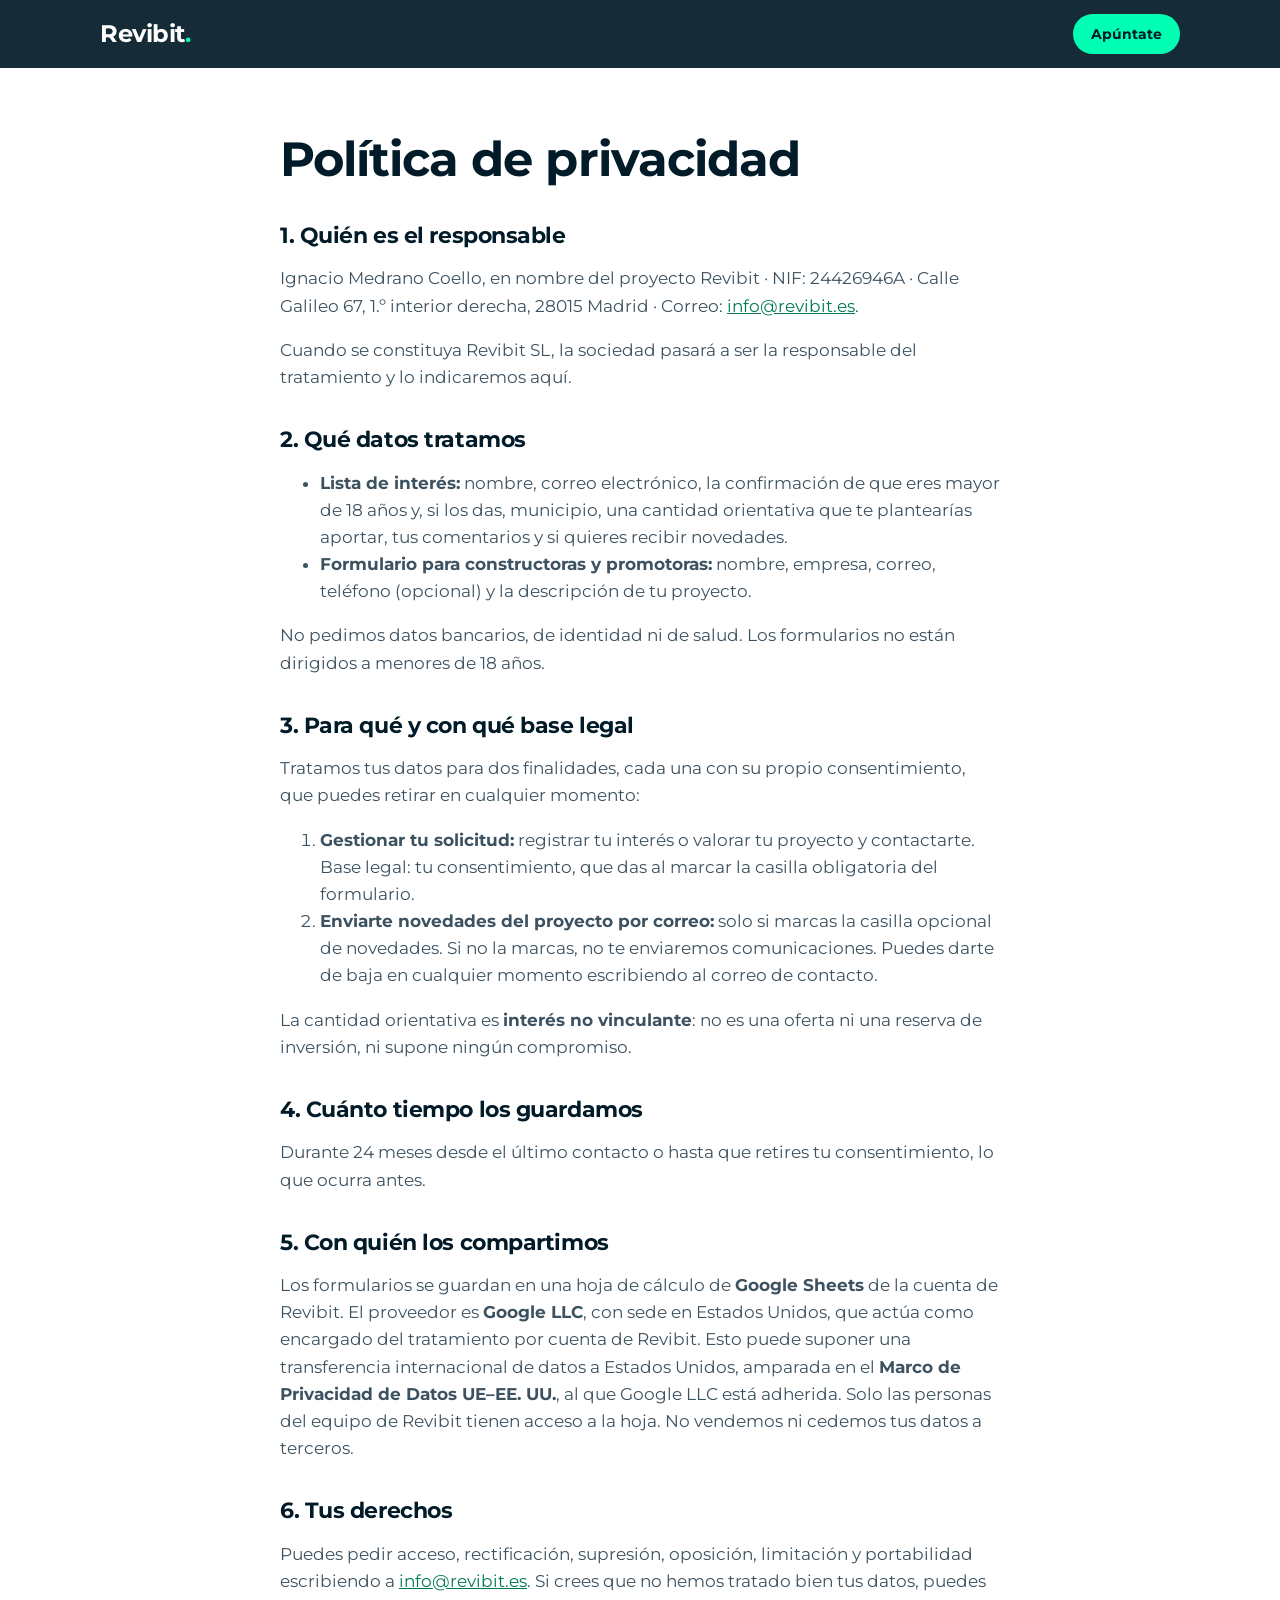
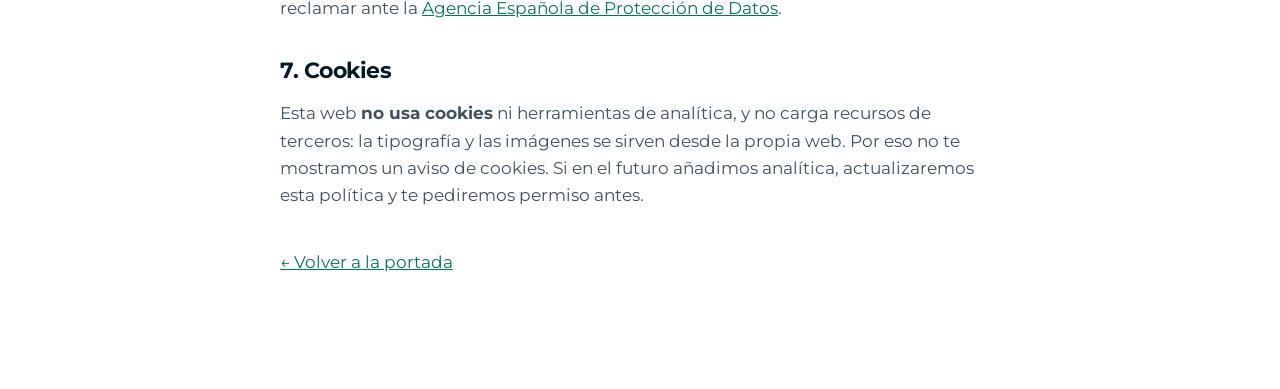
<file: privacidad.html>
<!doctype html>
<html lang="es">
<head>
  <meta charset="utf-8">
  <meta name="viewport" content="width=device-width, initial-scale=1">
  <title>Política de privacidad · Revibit</title>
  <meta name="robots" content="noindex">
  <link rel="icon" type="image/png" href="img/favicon.png">
  <link rel="stylesheet" href="styles.css?v=18">
  <link rel="canonical" href="https://revibit.es/privacidad.html">
</head>
<body>
  <header class="topbar"><div class="wrap topbar-in"><a class="logo" href="index.html">Revibit<span class="dot">.</span></a><nav class="nav"><a class="btn btn-neon btn-sm" href="index.html#lista">Apúntate</a></nav></div></header>
  <main class="legal"><div class="wrap narrow">
    <h1>Política de privacidad</h1>
    <h2>1. Quién es el responsable</h2>
    <p>Ignacio Medrano Coello, en nombre del proyecto Revibit · NIF: 24426946A · Calle Galileo 67, 1.º interior derecha, 28015 Madrid · Correo: <a href="mailto:info@revibit.es">info@revibit.es</a>.</p>
    <p>Cuando se constituya Revibit SL, la sociedad pasará a ser la responsable del tratamiento y lo indicaremos aquí.</p>

    <h2>2. Qué datos tratamos</h2>
    <ul>
      <li><strong>Lista de interés:</strong> nombre, correo electrónico, la confirmación de que eres mayor de 18 años y, si los das, municipio, una cantidad orientativa que te plantearías aportar, tus comentarios y si quieres recibir novedades.</li>
      <li><strong>Formulario para constructoras y promotoras:</strong> nombre, empresa, correo, teléfono (opcional) y la descripción de tu proyecto.</li>
    </ul>
    <p>No pedimos datos bancarios, de identidad ni de salud. Los formularios no están dirigidos a menores de 18 años.</p>

    <h2>3. Para qué y con qué base legal</h2>
    <p>Tratamos tus datos para dos finalidades, cada una con su propio consentimiento, que puedes retirar en cualquier momento:</p>
    <ol>
      <li><strong>Gestionar tu solicitud:</strong> registrar tu interés o valorar tu proyecto y contactarte. Base legal: tu consentimiento, que das al marcar la casilla obligatoria del formulario.</li>
      <li><strong>Enviarte novedades del proyecto por correo:</strong> solo si marcas la casilla opcional de novedades. Si no la marcas, no te enviaremos comunicaciones. Puedes darte de baja en cualquier momento escribiendo al correo de contacto.</li>
    </ol>
    <p>La cantidad orientativa es <strong>interés no vinculante</strong>: no es una oferta ni una reserva de inversión, ni supone ningún compromiso.</p>

    <h2>4. Cuánto tiempo los guardamos</h2>
    <p>Durante 24 meses desde el último contacto o hasta que retires tu consentimiento, lo que ocurra antes.</p>

    <h2>5. Con quién los compartimos</h2>
    <p>Los formularios se guardan en una hoja de cálculo de <strong>Google Sheets</strong> de la cuenta de Revibit. El proveedor es <strong>Google LLC</strong>, con sede en Estados Unidos, que actúa como encargado del tratamiento por cuenta de Revibit. Esto puede suponer una transferencia internacional de datos a Estados Unidos, amparada en el <strong>Marco de Privacidad de Datos UE–EE. UU.</strong>, al que Google LLC está adherida. Solo las personas del equipo de Revibit tienen acceso a la hoja. No vendemos ni cedemos tus datos a terceros.</p>

    <h2>6. Tus derechos</h2>
    <p>Puedes pedir acceso, rectificación, supresión, oposición, limitación y portabilidad escribiendo a <a href="mailto:info@revibit.es">info@revibit.es</a>. Si crees que no hemos tratado bien tus datos, puedes reclamar ante la <a href="https://www.aepd.es" rel="noopener">Agencia Española de Protección de Datos</a>.</p>

    <h2 id="cookies">7. Cookies</h2>
    <p>Esta web <strong>no usa cookies</strong> ni herramientas de analítica, y no carga recursos de terceros: la tipografía y las imágenes se sirven desde la propia web. Por eso no te mostramos un aviso de cookies. Si en el futuro añadimos analítica, actualizaremos esta política y te pediremos permiso antes.</p>

    <p style="margin-top:40px"><a href="index.html">← Volver a la portada</a></p>
  </div></main>
</body>
</html>
</file>
<file: styles.css>
/* Revibit · landing. Colores y tipografía del Manual de Marca (08_Marca).
   El verde neón solo sobre fondos oscuros; sobre claro, verde texto #007A55 (5,4:1). */
@font-face { font-family: "Montserrat"; src: url("fonts/Montserrat-Regular.woff2") format("woff2"), url("fonts/Montserrat-Regular.ttf") format("truetype"); font-weight: 400; font-display: swap; }
@font-face { font-family: "Montserrat"; src: url("fonts/Montserrat-Bold.woff2") format("woff2"), url("fonts/Montserrat-Bold.ttf") format("truetype"); font-weight: 700; font-display: swap; }

:root {
  --navy: #021b28;
  --navy-2: #0a2836;
  --port: #0e4a63;
  --neon: #00ffb3;
  --green: #007a55;
  --white: #ffffff;
  --gray: #f2f2f2;
  --sand: #eadfcb;
  --terra: #c65d3b;
  --text: #021b28;
  --text-2: #3d5260;
  --border: #dce3e7;
  --radius: 20px;
  --shadow: 0 1px 2px rgba(2,27,40,.06), 0 10px 30px rgba(2,27,40,.08);
}

* { box-sizing: border-box; }
[hidden] { display: none !important; }
html { scroll-behavior: smooth; scroll-padding-top: 64px; -webkit-text-size-adjust: 100%; }
body { margin: 0; background: var(--white); color: var(--text); font-family: "Montserrat", Arial, Helvetica, sans-serif; font-size: 17px; line-height: 1.6; -webkit-font-smoothing: antialiased; }
img, svg { display: block; max-width: 100%; }
a { color: var(--green); }
:focus-visible { outline: 3px solid var(--neon); outline-offset: 3px; border-radius: 6px; }
.skip { position: absolute; left: -9999px; top: 8px; background: var(--white); color: var(--navy); padding: 8px 14px; border-radius: 8px; z-index: 100; }
.skip:focus { left: 12px; }
.wrap { width: 100%; max-width: 1120px; margin: 0 auto; padding: 0 20px; }
.wrap.narrow { max-width: 760px; }
.dot { color: var(--green); }
.hero .dot, .quote .dot, .topbar .dot, .footer .dot { color: var(--neon); }
h1, h2, h3 { line-height: 1.15; letter-spacing: -0.02em; margin: 0; }
h2 { font-size: clamp(28px, 4.2vw, 42px); }
h3 { font-size: 20px; }
.sub { color: var(--text-2); font-size: 18px; margin: 12px 0 0; max-width: 640px; }
.muted { color: var(--text-2); margin: 6px 0 18px; }

/* Botones */
.btn { display: inline-flex; align-items: center; justify-content: center; gap: 8px; min-height: 52px; padding: 0 26px; border-radius: 999px; font: inherit; font-weight: 700; font-size: 16px; text-decoration: none; border: 0; cursor: pointer; transition: transform .1s ease, box-shadow .2s ease; }
.btn:active { transform: scale(.98); }
.btn-neon { background: var(--neon); color: var(--navy); }
.btn-neon:hover { box-shadow: 0 0 0 6px rgba(0,255,179,.18); }
.btn-ghost { background: transparent; color: var(--white); border: 1.5px solid rgba(255,255,255,.45); }
.btn-ghost:hover { border-color: var(--white); }
.btn-navy { background: var(--navy); color: var(--white); }
.btn-sm { min-height: 40px; padding: 0 18px; font-size: 14px; }
.btn-block { width: 100%; }

/* Cabecera */
.topbar { position: sticky; top: 0; z-index: 50; background: rgba(2,27,40,.92); backdrop-filter: blur(10px); -webkit-backdrop-filter: blur(10px); }
.topbar-in { display: flex; align-items: center; justify-content: space-between; height: 68px; }
.logo { font-weight: 700; font-size: 24px; letter-spacing: -0.02em; color: var(--white); text-decoration: none; }
.nav { display: flex; align-items: center; gap: 6px; }
.nav a:not(.btn) { color: rgba(255,255,255,.85); text-decoration: none; font-weight: 700; font-size: 15px; padding: 8px 12px; border-radius: 999px; }
.nav a:not(.btn):hover { color: var(--white); background: rgba(255,255,255,.08); }

/* Hero */
.hero { background: radial-gradient(1200px 600px at 85% 10%, rgba(14,74,99,.9), transparent 60%), var(--navy); color: var(--white); overflow: hidden; }
.hero-in { display: grid; grid-template-columns: 1.25fr .75fr; gap: 48px; align-items: center; padding-top: 88px; padding-bottom: 104px; }
.eyebrow { display: inline-block; margin: 0 0 18px; padding: 6px 14px; border-radius: 999px; background: rgba(255,255,255,.1); font-size: 14px; font-weight: 700; }
.hero h1 { font-size: clamp(40px, 6.4vw, 72px); }
.lead { font-size: clamp(18px, 2vw, 21px); color: rgba(255,255,255,.82); margin: 22px 0 32px; max-width: 620px; }
.ctas { display: flex; flex-wrap: wrap; gap: 12px; }
.status { display: flex; align-items: center; gap: 10px; margin: 28px 0 0; font-size: 15px; color: rgba(255,255,255,.75); }
.pulse { width: 10px; height: 10px; border-radius: 999px; background: var(--neon); box-shadow: 0 0 0 0 rgba(0,255,179,.6); animation: pulse 2s infinite; flex-shrink: 0; }
@keyframes pulse { 70% { box-shadow: 0 0 0 10px rgba(0,255,179,0); } 100% { box-shadow: 0 0 0 0 rgba(0,255,179,0); } }

/* Módulos: parcelas vacías (contorno) que vuelven a la vida (neón) */
.modules { display: grid; grid-template-columns: repeat(5, 1fr); gap: 12px; width: 100%; max-width: 360px; justify-self: end; }
.modules span { aspect-ratio: 1; border-radius: 22%; border: 1.5px solid rgba(255,255,255,.16); }
.modules span.on { background: var(--neon); border-color: var(--neon); animation: alive 6s ease-in-out infinite; }
.modules span.on:nth-child(3n) { animation-delay: 1.2s; }
.modules span.on:nth-child(4n) { animation-delay: 2.4s; }
.modules span.on:nth-child(5n) { animation-delay: 3.6s; }
@keyframes alive { 0%, 100% { opacity: 1; } 50% { opacity: .35; } }

/* Secciones */
.section { padding: 96px 0; }
.section.alt { background: var(--gray); }
.cards { display: grid; gap: 18px; margin-top: 36px; }
.cards.three { grid-template-columns: repeat(3, 1fr); }
.card { background: var(--white); border-radius: var(--radius); padding: 28px; box-shadow: var(--shadow); }
.card.flat { box-shadow: none; border: 1px solid var(--border); }
.card h3 { margin-bottom: 8px; }
.card p { margin: 0; color: var(--text-2); }
.ico { width: 52px; height: 52px; border-radius: 999px; background: var(--navy); display: grid; place-items: center; margin-bottom: 18px; }
.ico svg { width: 26px; height: 26px; fill: none; stroke: var(--neon); stroke-width: 2; stroke-linecap: round; stroke-linejoin: round; }

/* Escalera */
.stairs { list-style: none; padding: 0; margin: 40px 0 0; display: grid; grid-template-columns: repeat(4, 1fr); gap: 16px; align-items: end; }
.stairs li { background: var(--white); border-radius: var(--radius); padding: 24px; box-shadow: var(--shadow); position: relative; }
.stairs li:nth-child(1) { min-height: 220px; }
.stairs li:nth-child(2) { min-height: 260px; }
.stairs li:nth-child(3) { min-height: 300px; }
.stairs li:nth-child(4) { min-height: 340px; }
.stairs li.now { background: var(--navy); color: var(--white); }
.stairs li.now p { color: rgba(255,255,255,.8); }
.stairs .n { display: block; font-weight: 700; font-size: 34px; color: var(--green); margin-bottom: 10px; }
.stairs li.now .n { color: var(--neon); }
.stairs h3 { margin-bottom: 8px; }
.stairs p { margin: 0; color: var(--text-2); font-size: 16px; }
.badge { display: inline-block; font-size: 12px; font-weight: 700; background: var(--neon); color: var(--navy); padding: 4px 10px; border-radius: 999px; margin-bottom: 14px; }

/* Cita */

/* Pestañas y formularios */
.tabs { display: inline-flex; gap: 4px; padding: 5px; margin: 32px 0 18px; background: var(--gray); border-radius: 999px; }
.tabs button { font: inherit; font-weight: 700; font-size: 15px; border: 0; background: transparent; color: var(--text-2); padding: 10px 20px; border-radius: 999px; cursor: pointer; }
.tabs button[aria-selected="true"] { background: var(--navy); color: var(--white); }
.form { display: flex; flex-direction: column; gap: 16px; }
.form h3 { font-size: 24px; }
.field { display: flex; flex-direction: column; gap: 6px; }
.field label { font-weight: 700; font-size: 15px; }
.field input, .field select, .field textarea { font: inherit; font-size: 16px; color: var(--text); background: var(--white); border: 1.5px solid var(--border); border-radius: 14px; padding: 12px 16px; min-height: 50px; }
.field input:focus, .field select:focus, .field textarea:focus { border-color: var(--green); outline: none; box-shadow: 0 0 0 3px rgba(0,122,85,.18); }
.field [aria-invalid="true"] { border-color: #b42318; }
.hint { font-size: 13px; color: var(--text-2); }
.req { color: #b42318; }
.check { display: flex; gap: 12px; align-items: flex-start; font-size: 15px; }
.check input { width: 22px; height: 22px; margin-top: 2px; flex-shrink: 0; accent-color: var(--green); }
.layer { font-size: 13px; color: var(--text-2); margin: 0; }
details.layer summary { cursor: pointer; font-weight: 700; list-style: none; display: inline-flex; align-items: center; gap: 6px; }
details.layer summary::-webkit-details-marker { display: none; }
details.layer summary::after { content: "+"; font-size: 16px; line-height: 1; color: var(--green); }
details.layer[open] summary::after { content: "–"; }
details.layer p { margin: 8px 0 0; }
.layer-links { font-size: 13px; margin: 6px 0 0; }
.msg { margin: 0; font-weight: 700; }
.msg.ok { color: var(--green); }
.msg.err { color: #b42318; }
.hp { position: absolute; left: -9999px; width: 1px; height: 1px; opacity: 0; }

/* FAQ */
.faq { margin-top: 32px; }
.faq details { background: var(--white); border-radius: 16px; padding: 18px 22px; box-shadow: var(--shadow); }
.faq details + details { margin-top: 12px; }
.faq summary { cursor: pointer; font-weight: 700; list-style: none; display: flex; justify-content: space-between; gap: 16px; }
.faq summary::-webkit-details-marker { display: none; }
.faq summary::after { content: "+"; font-size: 24px; line-height: 1; color: var(--green); }
.faq details[open] summary::after { content: "–"; }
.faq details p { margin: 12px 0 0; color: var(--text-2); }

/* Pie */
.footer { background: var(--navy); color: rgba(255,255,255,.8); padding: 56px 0 64px; font-size: 15px; }
.footer-in { display: grid; grid-template-columns: 1.4fr 1fr; gap: 40px; }
.disclaimer { max-width: 520px; margin: 14px 0 0; }
.footer-links { display: flex; flex-direction: column; gap: 10px; }
.footer a { color: var(--white); }

/* Páginas legales */
.legal { padding: 64px 0 96px; }
.legal h1 { font-size: clamp(32px, 5vw, 48px); margin-bottom: 24px; }
.legal h2 { font-size: 22px; margin: 36px 0 10px; }
.legal p, .legal li { color: var(--text-2); }
.legal .todo { background: #fff3dc; color: #8a3e22; border-radius: 12px; padding: 12px 16px; font-size: 15px; }

/* Responsive */
@media (max-width: 920px) {
  .hero-in { grid-template-columns: 1fr; padding-top: 56px; padding-bottom: 72px; }
  .modules { justify-self: start; max-width: 280px; }
  .cards.three, .stairs { grid-template-columns: 1fr 1fr; }
  .stairs li { min-height: 0 !important; }
}
@media (max-width: 640px) {
  body { font-size: 16px; }
  .nav a:not(.btn) { display: none; }
  .section, .quote { padding: 64px 0; }
  .cards.three, .stairs { grid-template-columns: 1fr; }
  .ctas .btn { width: 100%; }
  .modules { display: none; }
  .footer-in { grid-template-columns: 1fr; }
  .tabs { display: flex; }
  .tabs button { flex: 1; padding: 10px 8px; }
}
@media (prefers-reduced-motion: reduce) { *, *::before, *::after { animation: none !important; transition: none !important; scroll-behavior: auto !important; } }

/* Vista previa con contraseña (gate.js) */
.sr-only { position: absolute; width: 1px; height: 1px; overflow: hidden; clip: rect(0 0 0 0); white-space: nowrap; }
html.locked body > *:not(.gate) { display: none !important; }
.gate { position: fixed; inset: 0; z-index: 1000; display: grid; place-items: center; padding: 20px; background: radial-gradient(900px 500px at 80% 0%, rgba(14,74,99,.9), transparent 60%), var(--navy); color: var(--white); }
.gate-box { width: 100%; max-width: 420px; display: flex; flex-direction: column; gap: 14px; }
.gate-box h1 { font-size: clamp(32px, 7vw, 44px); margin-top: 18px; }
.gate-box p { margin: 0; color: rgba(255,255,255,.8); }
.gate-box input { font: inherit; font-size: 16px; min-height: 52px; border-radius: 999px; padding: 0 20px; border: 1px solid rgba(255,255,255,.3); background: rgba(255,255,255,.08); color: var(--white); }
.gate-box input::placeholder { color: rgba(255,255,255,.6); }
.gate-err { color: #ffb4a8 !important; min-height: 1.4em; font-weight: 700; }

/* Por qué Revibit · pestañas con tarjeta (estructura tipo Revolut, colores Revibit) */
.why { background: var(--navy); color: var(--white); padding: 112px 0; }
.why-grid { display: grid; grid-template-columns: minmax(0, 1fr) minmax(0, 1fr); gap: 72px; align-items: center; }
.why-media { position: relative; aspect-ratio: 4 / 4.5; border-radius: 28px; overflow: hidden; background: var(--navy-2); }
.why-slide { position: absolute; inset: 0; margin: 0; opacity: 0; transform: scale(1.03); transition: opacity .45s ease, transform .6s ease; }
.why-slide.is-on { opacity: 1; transform: none; }
.why-slide > img { width: 100%; height: 100%; object-fit: cover; }
.why-credit { position: absolute; top: 14px; right: 16px; font-size: 11px; color: rgba(255,255,255,.75); background: rgba(2,27,40,.55); padding: 3px 8px; border-radius: 999px; }
.why-ui { position: absolute; left: 20px; right: 20px; bottom: 20px; background: rgba(2,27,40,.82); -webkit-backdrop-filter: blur(14px); backdrop-filter: blur(14px); border-radius: 22px; padding: 6px; }
.why-row { display: flex; align-items: center; gap: 16px; padding: 14px 16px; border-radius: 16px; }
.why-row.hi { background: rgba(255,255,255,.1); }
.why-row b { font-weight: 400; font-size: 18px; flex: 1; }
.why-row em { font-style: normal; font-size: 16px; color: rgba(255,255,255,.75); }
.why-row em.tag { font-size: 12px; font-weight: 700; color: var(--navy); background: var(--neon); padding: 3px 10px; border-radius: 999px; }
.why-ic { position: relative; flex: none; width: 46px; height: 46px; border-radius: 999px; background: var(--neon); display: grid; place-items: center; }
.why-ic svg { width: 22px; height: 22px; fill: none; stroke: var(--navy); stroke-width: 2.2; stroke-linecap: round; stroke-linejoin: round; }
.why-ic .ok { position: absolute; right: -4px; bottom: -4px; width: 20px; height: 20px; border-radius: 999px; background: var(--white); border: 2px solid var(--navy); }
.why-ic .ok::after { content: ""; position: absolute; left: 5px; top: 2px; width: 5px; height: 9px; border: solid var(--navy); border-width: 0 2px 2px 0; transform: rotate(45deg); }
.why-avs { display: flex; flex: none; }
.why-avs i { width: 34px; height: 34px; border-radius: 999px; display: grid; place-items: center; font-style: normal; font-weight: 700; font-size: 13px; background: var(--white); color: var(--navy); border: 2px solid var(--navy); margin-left: -10px; }
.why-avs i:first-child { margin-left: 0; background: var(--neon); }
.why-avs i:last-child { background: var(--sand); }
.why-tabs { display: flex; flex-wrap: wrap; justify-content: center; gap: 12px; margin-top: 28px; }
.why-tabs button { font: inherit; font-weight: 700; font-size: 17px; padding: 13px 26px; border-radius: 999px; border: 2px solid var(--white); background: transparent; color: var(--white); cursor: pointer; transition: background .2s, color .2s; }
.why-tabs button:hover { background: rgba(255,255,255,.1); }
.why-tabs button[aria-selected="true"] { background: var(--white); color: var(--navy); }
.why-panel p { font-size: 19px; line-height: 1.55; margin: 0; color: rgba(255,255,255,.92); max-width: 560px; }
.why-panel p.why-note { font-size: 14px; margin-top: 14px; color: rgba(255,255,255,.7); }
.why-panel:not([hidden]) { animation: whyIn .45s ease both; }
@keyframes whyIn { from { opacity: 0; transform: translateY(10px); } to { opacity: 1; transform: none; } }
.why-cta { display: inline-block; margin-top: 34px; background: var(--white); color: var(--navy); font-weight: 700; padding: 15px 30px; border-radius: 999px; text-decoration: none; transition: background .2s; }
.why-cta:hover { background: var(--neon); }
@media (max-width: 900px) {
  .why { padding: 72px 0; }
  .why-grid { grid-template-columns: 1fr; gap: 40px; }
  .why-grid { gap: 0; }
  .why-text { display: contents; }
  .why-kicker { order: -1; margin-bottom: 24px; }
  .why-panel { margin-top: 36px; }
}
@media (max-width: 520px) {
  .why-ui { left: 12px; right: 12px; bottom: 12px; }
  .why-row { gap: 12px; padding: 12px; }
  .why-row b { font-size: 16px; }
  .why-tabs { gap: 8px; flex-wrap: nowrap; }
  .why-tabs button { padding: 10px 14px; font-size: 14px; }
  .why-row em:not(.tag) { display: none; }
  .why-cta { margin-top: 26px; }
}
@media (prefers-reduced-motion: reduce) { .why-slide, .why-panel:not([hidden]) { transition: none; animation: none; } }
/* Pestañas Accesible y Transparente: ilustraciones dibujadas (sin fotos) */
.why-ilus { width: 100%; height: 100%; display: block; }
.why-ilus .pz { fill: rgba(255,255,255,.07); stroke: rgba(255,255,255,.14); stroke-width: 1; }
.why-ilus .pz.on { fill: var(--neon); stroke: none; }
.why-slide.is-on .pz.on { animation: pzOn .5s ease both; animation-delay: calc(var(--i) * 70ms + .15s); }
@keyframes pzOn { from { fill: rgba(255,255,255,.07); } 60% { fill: #9dffe0; } to { fill: var(--neon); } }
@media (prefers-reduced-motion: reduce) { .why-slide.is-on .pz.on { animation: none; } }
/* Título de la sección, más visible */
.why .dot { color: var(--neon); }
.why-kicker { font-size: clamp(28px, 4.2vw, 42px); letter-spacing: -0.02em; text-transform: none; color: var(--white); margin-bottom: 28px; }
.why-panel h3 { font-size: clamp(26px, 3vw, 36px); line-height: 1.12; letter-spacing: -0.02em; margin: 0 0 18px; }
/* Transparente: panel de avance de obra */
.why-dash { position: absolute; left: 24px; right: 24px; top: 52px; padding: 22px 22px 18px; border-radius: 22px; background: rgba(255,255,255,.06); border: 1px solid rgba(255,255,255,.12); -webkit-backdrop-filter: blur(10px); backdrop-filter: blur(10px); }
.wd-top { display: flex; justify-content: space-between; align-items: baseline; gap: 12px; }
.wd-label { font-size: 14px; font-weight: 700; color: rgba(255,255,255,.75); }
.wd-date { font-size: 12px; color: rgba(255,255,255,.55); white-space: nowrap; }
.wd-big { margin-top: 10px; font-size: 34px; font-weight: 700; letter-spacing: -0.02em; line-height: 1.1; }
.wd-big span { color: rgba(255,255,255,.5); }
.wd-sub { font-size: 14px; color: var(--neon); font-weight: 700; margin-top: 4px; }
.wd-cw { position: relative; margin-top: 16px; }
.wd-chart { display: block; width: 100%; height: 96px; overflow: visible; }
.wd-pt { position: absolute; left: 68.3%; top: 30.9%; width: 12px; height: 12px; margin: -6px 0 0 -6px; border-radius: 999px; background: var(--neon); box-shadow: 0 0 0 6px rgba(0,255,179,.18); }
.wd-leg { display: flex; gap: 18px; margin-top: 12px; font-size: 12px; color: rgba(255,255,255,.7); }
.wd-leg i { display: inline-block; width: 16px; height: 0; border-top: 2.5px solid var(--neon); vertical-align: middle; margin-right: 7px; }
.wd-leg i.p { border-top: 2px dashed rgba(255,255,255,.5); }
.why-slide[data-slide="transparente"] { background: radial-gradient(420px 300px at 100% 0%, rgba(0,255,179,.16), transparent 60%), linear-gradient(160deg, var(--port) 0%, var(--navy-2) 80%); }
.why-slide.is-on .wd-real { stroke-dasharray: 400; animation: wdDraw 1.2s ease .2s both; }
.why-slide.is-on .wd-area, .why-slide.is-on .wd-pt { animation: wdFade .6s ease 1.1s both; }
@keyframes wdDraw { from { stroke-dashoffset: 400; } to { stroke-dashoffset: 0; } }
@keyframes wdFade { from { opacity: 0; } to { opacity: 1; } }
@media (max-width: 520px) { .why-dash { left: 14px; right: 14px; top: 44px; padding: 18px 16px 14px; } .wd-big { font-size: 28px; } .wd-chart { height: 70px; } .wd-chart { height: 90px; } .wd-pt { display: block; } [data-slide="transparente"] .why-ui { display: none; } }
@media (prefers-reduced-motion: reduce) { .why-slide.is-on .wd-real, .why-slide.is-on .wd-area, .why-slide.is-on .wd-pt { animation: none; } }
</file>
<file: anim.css>
/* Revibit · landing de prueba con animaciones (inspiradas en polkadot.com).
   Todo en CSS/JS propio, sin librerías externas. Con «reducir movimiento» se muestra el estado final. */

/* ---------- Aparición al hacer scroll ---------- */
.js [data-reveal] { opacity: 0; transform: translateY(28px); transition: opacity .7s ease, transform .7s cubic-bezier(.2,.7,.2,1); transition-delay: var(--rd, 0s); }
.js [data-reveal].in { opacity: 1; transform: none; }

/* Titular que entra palabra a palabra */
.js .hero h1 .w { display: inline-block; opacity: 0; transform: translateY(.45em); animation: wordIn .7s cubic-bezier(.2,.7,.2,1) forwards; animation-delay: calc(var(--i) * 70ms + 120ms); }
@keyframes wordIn { to { opacity: 1; transform: none; } }

/* Brillo que sigue al ratón en la portada */
.hero { position: relative; }
.hero::before { content: ""; position: absolute; inset: 0; pointer-events: none; background: radial-gradient(420px 420px at var(--mx, 75%) var(--my, 30%), rgba(0,255,179,.16), transparent 70%); transition: background .2s; }

/* ---------- Móvil con preview de la app ---------- */
.hero-visual { position: relative; justify-self: center; perspective: 1200px; padding: 20px 0; }
.phone { position: relative; width: 290px; border-radius: 44px; padding: 12px; background: #0e1720; box-shadow: 0 40px 80px rgba(0,0,0,.45), inset 0 0 0 2px rgba(255,255,255,.08); transform-style: preserve-3d; transition: transform .25s ease-out; animation: floatY 6s ease-in-out infinite; }
@keyframes floatY { 50% { translate: 0 -10px; } }
.notch { position: absolute; top: 18px; left: 50%; width: 90px; height: 24px; border-radius: 999px; background: #0e1720; transform: translateX(-50%); z-index: 2; }
.screen { --s1: #0a2836; --s2: #123649; --t2: #b9c7cf; --t3: #8ea2ad; position: relative; background: #021b28; border-radius: 34px; overflow: hidden; padding: 12px 14px 0; color: #fff; font-size: 12px; height: 560px; display: flex; flex-direction: column; }
.screen svg { width: 14px; height: 14px; fill: none; stroke: currentColor; stroke-width: 2; stroke-linecap: round; stroke-linejoin: round; flex: none; }
.sb { display: flex; justify-content: space-between; align-items: center; padding: 2px 10px 0; height: 22px; font-size: 12px; }
.sb-i { display: flex; gap: 2px; align-items: flex-end; }
.sb-i i { width: 3px; background: #fff; border-radius: 1px; } .sb-i i:nth-child(1){height:5px} .sb-i i:nth-child(2){height:7px} .sb-i i:nth-child(3){height:9px}
.sb-i em { width: 18px; height: 9px; border: 1.5px solid #fff; border-radius: 3px; margin-left: 5px; box-shadow: inset -6px 0 0 #021b28, inset 0 0 0 1px #021b28; background: #fff; }
.ph-head { display: flex; justify-content: space-between; align-items: center; margin-top: 12px; }
.ph-back { display: inline-flex; align-items: center; gap: 3px; background: var(--s2); border-radius: 999px; padding: 5px 10px 5px 6px; font-weight: 600; font-size: 11px; }
.ph-r { display: flex; gap: 6px; align-items: center; }
.ph-pill.fict { background: #3d2a17; color: #f1d3a8; border-radius: 999px; padding: 3px 8px; font-size: 10px; font-weight: 600; }
.ph-heart { width: 26px; height: 26px; border-radius: 999px; background: #f2f2f2; color: #021b28; display: grid; place-items: center; }
.ph-heart svg { width: 13px; height: 13px; }
.ph-media { position: relative; margin-top: 10px; height: 150px; border-radius: 16px; overflow: hidden; background: var(--s1); }
.ph-media img { width: 100%; height: 100%; object-fit: cover; display: block; transform: scale(1.04); animation: kenburns 14s ease-in-out infinite alternate; }
@keyframes kenburns { to { transform: scale(1.14) translate(-2%, 1%); } }
.ph-tag { position: absolute; left: 8px; bottom: 8px; background: rgba(2,27,40,.75); backdrop-filter: blur(6px); -webkit-backdrop-filter: blur(6px); border-radius: 999px; padding: 3px 8px; font-size: 10px; font-weight: 600; }
.ph-dots { display: flex; justify-content: center; gap: 4px; margin: 7px 0 2px; }
.ph-dots i { width: 4px; height: 4px; border-radius: 999px; background: var(--t3); opacity: .5; } .ph-dots i.on { opacity: 1; background: #fff; }
.ph-chips { display: flex; gap: 5px; margin-top: 4px; }
.ph-chips span { display: inline-flex; align-items: center; gap: 3px; background: var(--s2); color: var(--t2); border-radius: 999px; padding: 3px 8px; font-size: 10px; font-weight: 600; }
.ph-chips svg { width: 11px; height: 11px; }
.ph-title { margin: 8px 0 8px; font-weight: 700; font-size: 17px; letter-spacing: -.01em; }
.ph-seg { display: flex; background: var(--s1); border-radius: 999px; padding: 3px; gap: 2px; }
.ph-seg span { flex: 1; text-align: center; padding: 5px 0; border-radius: 999px; font-size: 11px; font-weight: 600; color: var(--t2); }
.ph-seg span.on { background: var(--s2); color: #fff; }
.ph-card { background: var(--s1); border-radius: 16px; padding: 11px 12px 4px; margin-top: 9px; }
.scr-row { display: flex; justify-content: space-between; font-size: 11px; color: var(--t2); }
.scr-row b { color: #fff; font-size: 13px; }
.scr-bar { height: 7px; border-radius: 999px; background: var(--s2); margin-top: 7px; overflow: hidden; }
.scr-bar span { display: block; height: 100%; width: 0; border-radius: 999px; background: linear-gradient(90deg, #007a55, var(--neon)); transition: width 1.6s cubic-bezier(.2,.7,.2,1) .4s; }
.hero.go .scr-bar span { width: 45%; }
.scr-feed { list-style: none; margin: 8px 0 0; padding: 0; }
.scr-feed li { display: flex; align-items: center; gap: 8px; padding: 6px 0; font-size: 11px; border-bottom: 1px solid rgba(255,255,255,.07); opacity: 0; transform: translateX(-10px); transition: all .5s ease; }
.scr-feed li > span { flex: 1; display: flex; justify-content: space-between; }
.scr-feed small { color: var(--t3); font-size: 10px; }
.scr-feed li.now small { color: var(--neon); font-weight: 600; }
.scr-feed li:last-child { border-bottom: 0; }
.hero.go .scr-feed li { opacity: 1; transform: none; }
.hero.go .scr-feed li:nth-child(1) { transition-delay: .8s; } .hero.go .scr-feed li:nth-child(2) { transition-delay: 1.1s; }
.hero.go .scr-feed li:nth-child(3) { transition-delay: 1.4s; } .hero.go .scr-feed li:nth-child(4) { transition-delay: 1.7s; }
.scr-feed i { width: 15px; height: 15px; border-radius: 999px; border: 2px solid var(--neon); flex-shrink: 0; position: relative; }
.scr-feed i.ok { background: var(--neon); }
.scr-feed i.ok::after { content: ""; position: absolute; left: 3.5px; top: 1px; width: 3px; height: 7px; border: solid #021b28; border-width: 0 2px 2px 0; transform: rotate(45deg); }
.scr-feed li.now i { animation: ping 1.6s infinite; }
.ph-tabs { margin: auto -14px 0; display: flex; justify-content: space-around; padding: 8px 6px 16px; background: rgba(10,40,54,.96); border-top: 1px solid rgba(255,255,255,.06); }
.ph-tabs span { display: flex; flex-direction: column; align-items: center; gap: 2px; font-size: 9px; font-weight: 600; color: var(--t3); }
.ph-tabs svg { width: 18px; height: 18px; }
.ph-tabs span.on { color: var(--neon); }
.preview-tag { text-align: center; margin: 18px 0 0; font-size: 12px; color: rgba(255,255,255,.6); }

/* Cuadrados que flotan alrededor del móvil (parallax con el ratón) */
.float { position: absolute; width: 46px; height: 46px; border-radius: 22%; border: 1.5px solid rgba(255,255,255,.2); transform: translate(calc(var(--px, 0) * var(--k, 1px)), calc(var(--py, 0) * var(--k, 1px))); transition: transform .3s ease-out; }
.float.on { background: var(--neon); border-color: var(--neon); box-shadow: 0 0 30px rgba(0,255,179,.35); }
.f1 { top: 2%; left: -18%; --k: 18px; } .f2 { top: 18%; right: -16%; --k: -24px; width: 34px; height: 34px; }
.f3 { bottom: 26%; left: -24%; --k: -14px; width: 60px; height: 60px; } .f4 { bottom: 10%; right: -10%; --k: 22px; }
.f5 { top: 46%; right: -26%; --k: 12px; width: 28px; height: 28px; } .f6 { top: 60%; left: -12%; --k: -20px; width: 24px; height: 24px; }

/* ---------- Banda de palabras en movimiento ---------- */
.marquee { background: var(--neon); color: var(--navy); overflow: hidden; white-space: nowrap; padding: 16px 0; font-weight: 700; font-size: 20px; }
.marquee .track { display: inline-flex; gap: 22px; animation: marquee 32s linear infinite; padding-left: 22px; }
.marquee i { font-style: normal; opacity: .55; }
@keyframes marquee { to { transform: translateX(-50%); } }

/* ---------- La app, por dentro ---------- */
.kicker { margin: 0 0 10px; font-weight: 700; font-size: 14px; letter-spacing: .04em; text-transform: uppercase; color: var(--green); }
.app-cards { display: grid; grid-template-columns: 1fr; gap: 20px; margin-top: 36px; }
.app-card { border-radius: 28px; padding: 32px; min-height: 460px; position: relative; overflow: hidden; }
.app-card h3 { font-size: 30px; }
.app-card > p { margin: 8px 0 24px; }
.app-card.blue { color: #fff; background: radial-gradient(600px 400px at 100% 0%, rgba(0,255,179,.25), transparent 60%), linear-gradient(150deg, var(--navy) 0%, var(--port) 100%); }
.app-card.blue > p { color: rgba(255,255,255,.8); }
.app-card.light { background: radial-gradient(500px 360px at 0% 100%, rgba(0,255,179,.35), transparent 60%), linear-gradient(160deg, #ffffff 0%, var(--sand) 100%); box-shadow: var(--shadow); }
.app-card.light > p { color: var(--text-2); }

.bubbles { list-style: none; margin: 0; padding: 0; display: flex; flex-direction: column; gap: 14px; }
.bubbles li { display: flex; align-items: flex-end; gap: 10px; opacity: 0; transform: translateY(16px) scale(.96); transition: all .5s cubic-bezier(.2,.7,.2,1); transition-delay: calc(var(--d) * .7s + .2s); }
.app-card.play .bubbles li { opacity: 1; transform: none; }
.bubbles .av { width: 34px; height: 34px; border-radius: 999px; background: var(--neon); color: var(--navy); display: grid; place-items: center; font-size: 13px; flex-shrink: 0; }
.bubbles span { background: rgba(255,255,255,.12); backdrop-filter: blur(6px); border: 1px solid rgba(255,255,255,.14); padding: 12px 14px; border-radius: 18px 18px 18px 6px; font-size: 15px; max-width: 80%; }
.bubbles small { display: block; margin-top: 4px; font-size: 11px; opacity: .6; text-align: right; }
.bubbles li.me { justify-content: flex-end; }
.bubbles li.me span { background: #fff; color: var(--navy); border-radius: 18px 18px 6px 18px; }

.compare { position: relative; aspect-ratio: 1 / 1; background: #e9e9e9; border-radius: 20px; overflow: hidden; box-shadow: 0 20px 40px rgba(2,27,40,.18); }
.cmp-layer { position: absolute; inset: 0; width: 100%; height: 100%; object-fit: cover; display: block; }
.cmp-after { clip-path: inset(0 0 0 var(--cut, 50%)); overflow: hidden; }
.cmp-after img { width: 100%; height: 100%; object-fit: cover; display: block; }
.cmp-handle { position: absolute; top: 0; bottom: 0; left: var(--cut, 50%); width: 3px; background: #fff; transform: translateX(-50%); pointer-events: none; }
.cmp-handle span { position: absolute; top: 50%; left: 50%; width: 40px; height: 40px; border-radius: 999px; background: var(--neon); border: 3px solid #fff; transform: translate(-50%, -50%); box-shadow: 0 4px 14px rgba(0,0,0,.25); }
.cmp-range { position: absolute; inset: 0; width: 100%; height: 100%; opacity: 0; cursor: ew-resize; margin: 0; }
.cmp-range:focus-visible + .cmp-label { outline: none; }
.compare:focus-within .cmp-handle span { outline: 3px solid var(--navy); outline-offset: 2px; }
.cmp-label { position: absolute; bottom: 12px; padding: 4px 12px; border-radius: 999px; background: rgba(2,27,40,.75); color: #fff; font-size: 13px; font-weight: 700; pointer-events: none; }
.cmp-label.l { left: 12px; } .cmp-label.r { right: 12px; }
.illus { margin: 12px 0 0; font-size: 12px; color: var(--text-2); }

/* ---------- Parcelas que encajan con el scroll ---------- */
.assemble { position: relative; height: 260vh; background: var(--navy); color: #fff; }
.asm-sticky { position: sticky; top: 0; height: 100vh; display: flex; flex-direction: column; align-items: center; justify-content: center; gap: 40px; padding-top: 40px; box-sizing: border-box; overflow: hidden; }
.asm-grid { position: relative; flex: none; display: grid; grid-template-columns: repeat(5, auto); gap: min(14px, 1.6vh); }
.asm-grid span { width: min(72px, 8vh); height: min(72px, 8vh); border-radius: 22%; border: 1.5px solid rgba(255,255,255,.2); will-change: transform; transition: background .5s, box-shadow .5s, border-color .5s; }
.asm-grid span.lit { background: var(--neon); border-color: var(--neon); box-shadow: 0 0 40px rgba(0,255,179,.4); }
.asm-text { position: relative; text-align: center; max-width: 720px; padding: 0 20px; opacity: var(--t, 0); transform: translateY(calc((1 - var(--t, 0)) * 30px)); }
.asm-text h2 { font-size: clamp(28px, 4.2vw, 48px); text-shadow: 0 4px 30px rgba(2,27,40,.9); }
.asm-text p { color: rgba(255,255,255,.85); font-size: 19px; text-shadow: 0 2px 20px rgba(2,27,40,.9); }

/* Tarjetas que se elevan al pasar el ratón */
.card { transition: transform .25s ease, box-shadow .25s ease; }
.card:hover { transform: translateY(-6px); box-shadow: 0 2px 4px rgba(2,27,40,.06), 0 24px 50px rgba(2,27,40,.14); }

/* ---------- Responsive ---------- */
@media (min-width: 921px) {
  .app-card { display: grid; grid-template-columns: minmax(0, .8fr) minmax(0, 1.2fr); grid-template-rows: auto auto 1fr; column-gap: 56px; padding: 48px; min-height: 0; }
  .app-card > h3, .app-card > p:not(.illus) { grid-column: 1; }
  .app-card > h3 { align-self: end; margin-top: 0; }
  .app-card > .bubbles, .app-card > .compare { grid-column: 2; grid-row: 1 / 4; }
  .app-card > .illus { grid-column: 1; grid-row: 3; align-self: end; }
  .app-card .compare { max-width: 600px; justify-self: end; width: 100%; }
}
@media (max-width: 920px) {
  .app-cards { grid-template-columns: 1fr; }
  .hero-visual { margin-top: 12px; }
}
@media (max-width: 640px) {
  .phone { width: 260px; } .screen { height: 520px; } .ph-media { height: 130px; }
  .float { display: none; }
  .app-card { padding: 24px; min-height: 0; }
  .compare { aspect-ratio: 1 / 1; }
  .asm-grid { grid-template-columns: repeat(5, 48px); gap: 10px; }
  .asm-grid span { width: 48px; height: 48px; }
  .marquee { font-size: 16px; padding: 12px 0; }
}

/* ---------- Movimiento reducido: estado final, sin animaciones ---------- */
@media (prefers-reduced-motion: reduce) {
  .js [data-reveal], .js .hero h1 .w { opacity: 1 !important; transform: none !important; animation: none !important; }
  .phone, .marquee .track, .ph-media img { animation: none !important; }
  .scr-bar span { width: 45% !important; }
  .scr-feed li, .bubbles li { opacity: 1 !important; transform: none !important; }
  .assemble { height: auto; }
  .asm-sticky { position: relative; height: auto; padding: 96px 0; gap: 32px; display: flex; flex-direction: column; }
  .asm-grid { position: relative; }
  .asm-grid span { transform: none !important; }
  .asm-text { opacity: 1; transform: none; }
}
.assemble .dot { color: var(--neon); }
@keyframes ping { 0% { box-shadow: 0 0 0 0 rgba(0,255,179,.55); } 100% { box-shadow: 0 0 0 9px rgba(0,255,179,0); } }
.compare img { object-position: 50% 50%; }
/* Mientras un botón lleva la página hasta otra sección: las parcelas pasan
   como una sección normal (ya encajadas y encendidas), sin tramo fijo. */
.assemble.flujo { height: 100vh; }
.assemble.flujo .asm-sticky { position: relative; }
.assemble.flujo .asm-grid span { transform: none !important; transition: none; }
.assemble.flujo .asm-grid span:nth-child(3), .assemble.flujo .asm-grid span:nth-child(6), .assemble.flujo .asm-grid span:nth-child(8),
.assemble.flujo .asm-grid span:nth-child(10), .assemble.flujo .asm-grid span:nth-child(13), .assemble.flujo .asm-grid span:nth-child(17),
.assemble.flujo .asm-grid span:nth-child(20), .assemble.flujo .asm-grid span:nth-child(24) { background: var(--neon); border-color: var(--neon); box-shadow: 0 0 40px rgba(0,255,179,.4); }
.assemble.flujo .asm-text { opacity: 1; transform: none; }
</file>
